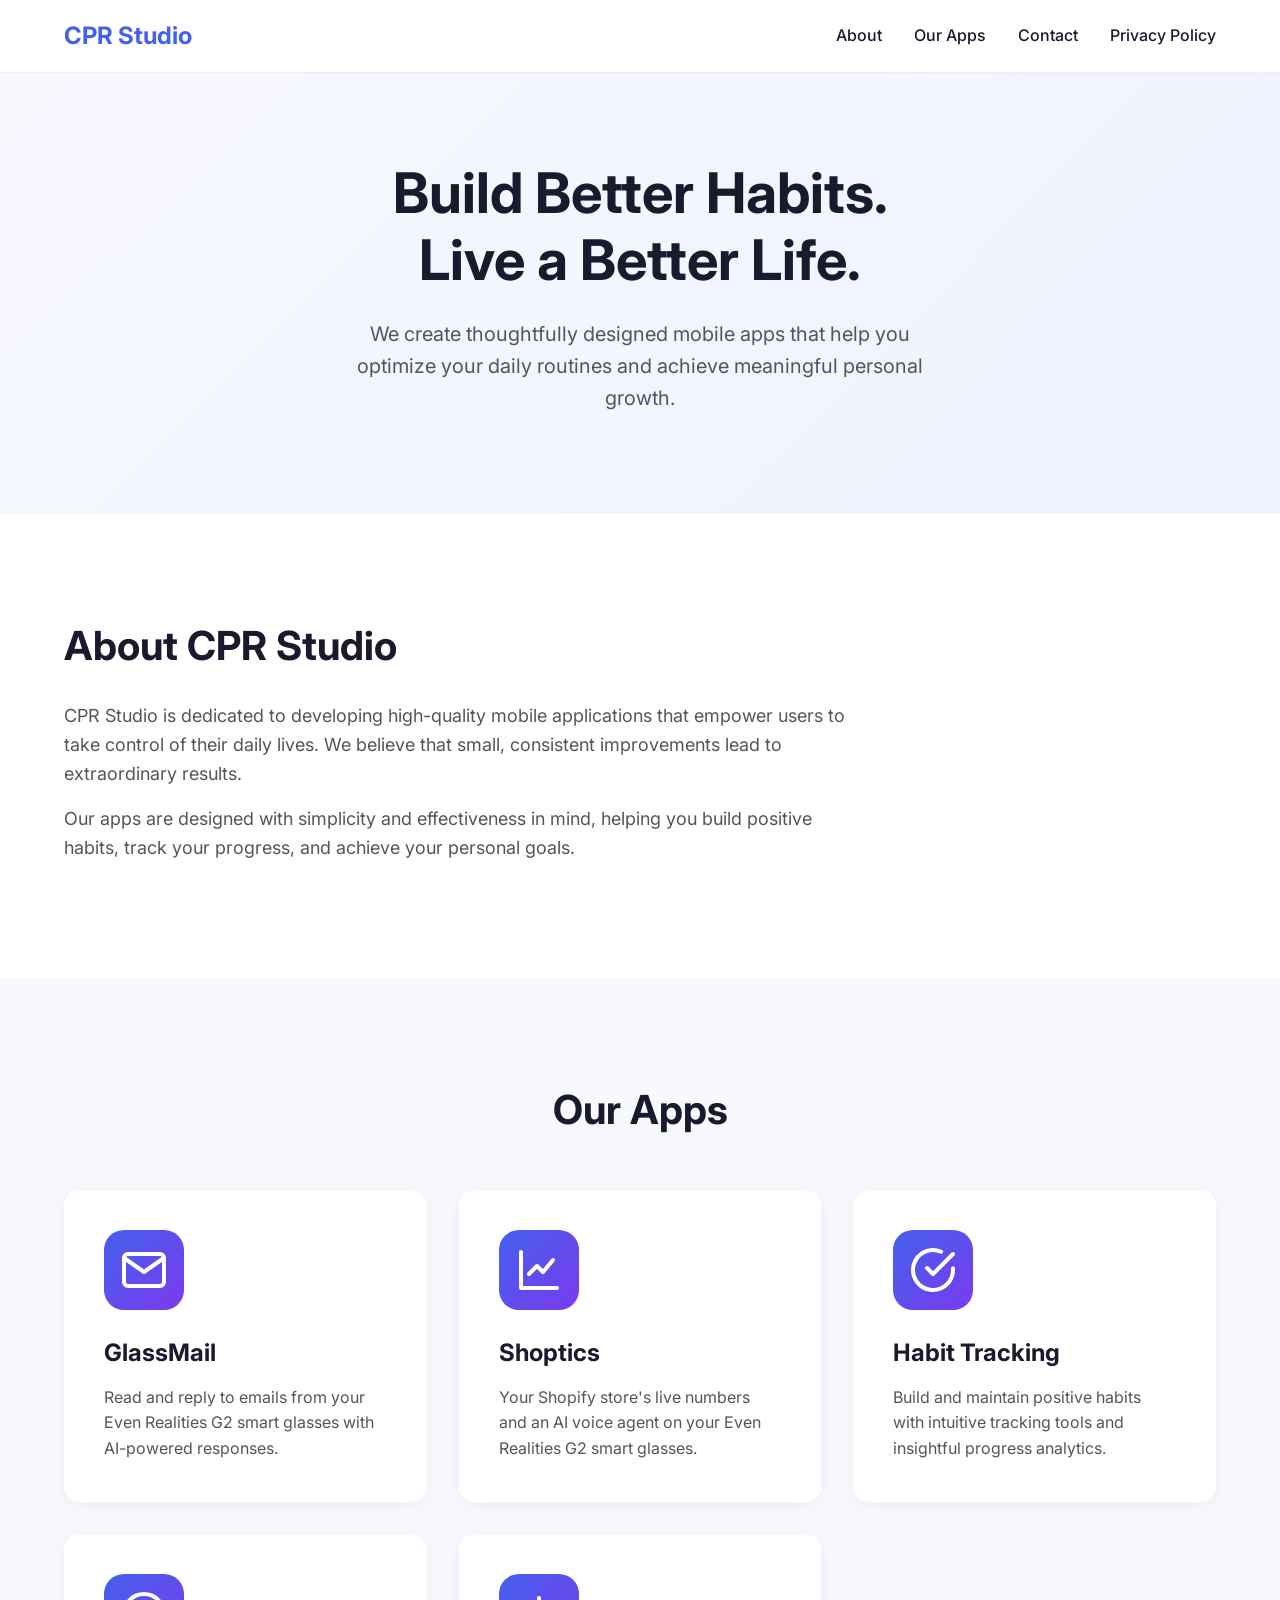
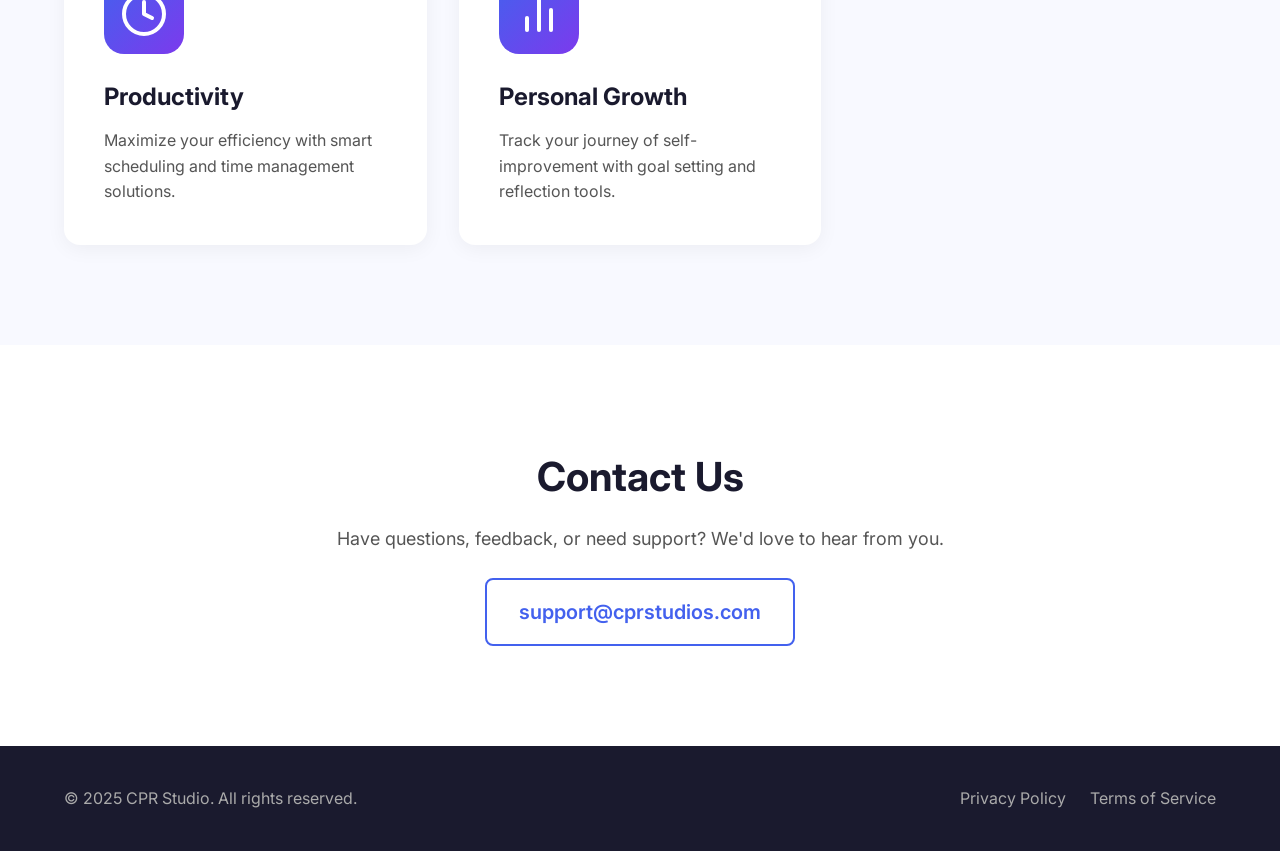
<file: index.html>
<!DOCTYPE html>
<html lang="en">
<head>
    <meta charset="UTF-8">
    <meta name="viewport" content="width=device-width, initial-scale=1.0">
    <title>CPR Studio - Mobile Apps for Personal Growth</title>
    <link rel="stylesheet" href="styles.css">
    <link rel="preconnect" href="https://fonts.googleapis.com">
    <link rel="preconnect" href="https://fonts.gstatic.com" crossorigin>
    <link href="https://fonts.googleapis.com/css2?family=Inter:wght@400;500;600;700&display=swap" rel="stylesheet">
</head>
<body>
    <header>
        <nav class="container">
            <div class="logo">CPR Studio</div>
            <ul class="nav-links">
                <li><a href="#about">About</a></li>
                <li><a href="#apps">Our Apps</a></li>
                <li><a href="#contact">Contact</a></li>
                <li><a href="privacy.html">Privacy Policy</a></li>
            </ul>
        </nav>
    </header>

    <main>
        <section class="hero">
            <div class="container">
                <h1>Build Better Habits.<br>Live a Better Life.</h1>
                <p>We create thoughtfully designed mobile apps that help you optimize your daily routines and achieve meaningful personal growth.</p>
            </div>
        </section>

        <section id="about" class="about">
            <div class="container">
                <h2>About CPR Studio</h2>
                <p>CPR Studio is dedicated to developing high-quality mobile applications that empower users to take control of their daily lives. We believe that small, consistent improvements lead to extraordinary results.</p>
                <p>Our apps are designed with simplicity and effectiveness in mind, helping you build positive habits, track your progress, and achieve your personal goals.</p>
            </div>
        </section>

        <section id="apps" class="apps">
            <div class="container">
                <h2>Our Apps</h2>
                <div class="apps-grid">
                    <a href="glassmail.html" class="app-card" style="text-decoration: none; color: inherit;">
                        <div class="app-icon">
                            <svg xmlns="http://www.w3.org/2000/svg" width="48" height="48" viewBox="0 0 24 24" fill="none" stroke="currentColor" stroke-width="2" stroke-linecap="round" stroke-linejoin="round">
                                <path d="M4 4h16c1.1 0 2 .9 2 2v12c0 1.1-.9 2-2 2H4c-1.1 0-2-.9-2-2V6c0-1.1.9-2 2-2z"></path>
                                <polyline points="22,6 12,13 2,6"></polyline>
                            </svg>
                        </div>
                        <h3>GlassMail</h3>
                        <p>Read and reply to emails from your Even Realities G2 smart glasses with AI-powered responses.</p>
                    </a>
                    <a href="shoptics/" class="app-card" style="text-decoration: none; color: inherit;">
                        <div class="app-icon">
                            <svg xmlns="http://www.w3.org/2000/svg" width="48" height="48" viewBox="0 0 24 24" fill="none" stroke="currentColor" stroke-width="2" stroke-linecap="round" stroke-linejoin="round">
                                <path d="M3 3v18h18"></path>
                                <path d="M7 14l4-4 3 3 5-6"></path>
                            </svg>
                        </div>
                        <h3>Shoptics</h3>
                        <p>Your Shopify store's live numbers and an AI voice agent on your Even Realities G2 smart glasses.</p>
                    </a>
                    <div class="app-card">
                        <div class="app-icon">
                            <svg xmlns="http://www.w3.org/2000/svg" width="48" height="48" viewBox="0 0 24 24" fill="none" stroke="currentColor" stroke-width="2" stroke-linecap="round" stroke-linejoin="round">
                                <path d="M22 11.08V12a10 10 0 1 1-5.93-9.14"></path>
                                <polyline points="22 4 12 14.01 9 11.01"></polyline>
                            </svg>
                        </div>
                        <h3>Habit Tracking</h3>
                        <p>Build and maintain positive habits with intuitive tracking tools and insightful progress analytics.</p>
                    </div>
                    <div class="app-card">
                        <div class="app-icon">
                            <svg xmlns="http://www.w3.org/2000/svg" width="48" height="48" viewBox="0 0 24 24" fill="none" stroke="currentColor" stroke-width="2" stroke-linecap="round" stroke-linejoin="round">
                                <circle cx="12" cy="12" r="10"></circle>
                                <polyline points="12 6 12 12 16 14"></polyline>
                            </svg>
                        </div>
                        <h3>Productivity</h3>
                        <p>Maximize your efficiency with smart scheduling and time management solutions.</p>
                    </div>
                    <div class="app-card">
                        <div class="app-icon">
                            <svg xmlns="http://www.w3.org/2000/svg" width="48" height="48" viewBox="0 0 24 24" fill="none" stroke="currentColor" stroke-width="2" stroke-linecap="round" stroke-linejoin="round">
                                <path d="M18 20V10"></path>
                                <path d="M12 20V4"></path>
                                <path d="M6 20v-6"></path>
                            </svg>
                        </div>
                        <h3>Personal Growth</h3>
                        <p>Track your journey of self-improvement with goal setting and reflection tools.</p>
                    </div>
                </div>
            </div>
        </section>

        <section id="contact" class="contact">
            <div class="container">
                <h2>Contact Us</h2>
                <p>Have questions, feedback, or need support? We'd love to hear from you.</p>
                <a href="mailto:support@cprstudios.com" class="email-link">support@cprstudios.com</a>
            </div>
        </section>
    </main>

    <footer>
        <div class="container">
            <p>&copy; 2025 CPR Studio. All rights reserved.</p>
            <div class="footer-links">
                <a href="privacy.html">Privacy Policy</a>
                <a href="terms.html">Terms of Service</a>
            </div>
        </div>
    </footer>
</body>
</html>
</file>
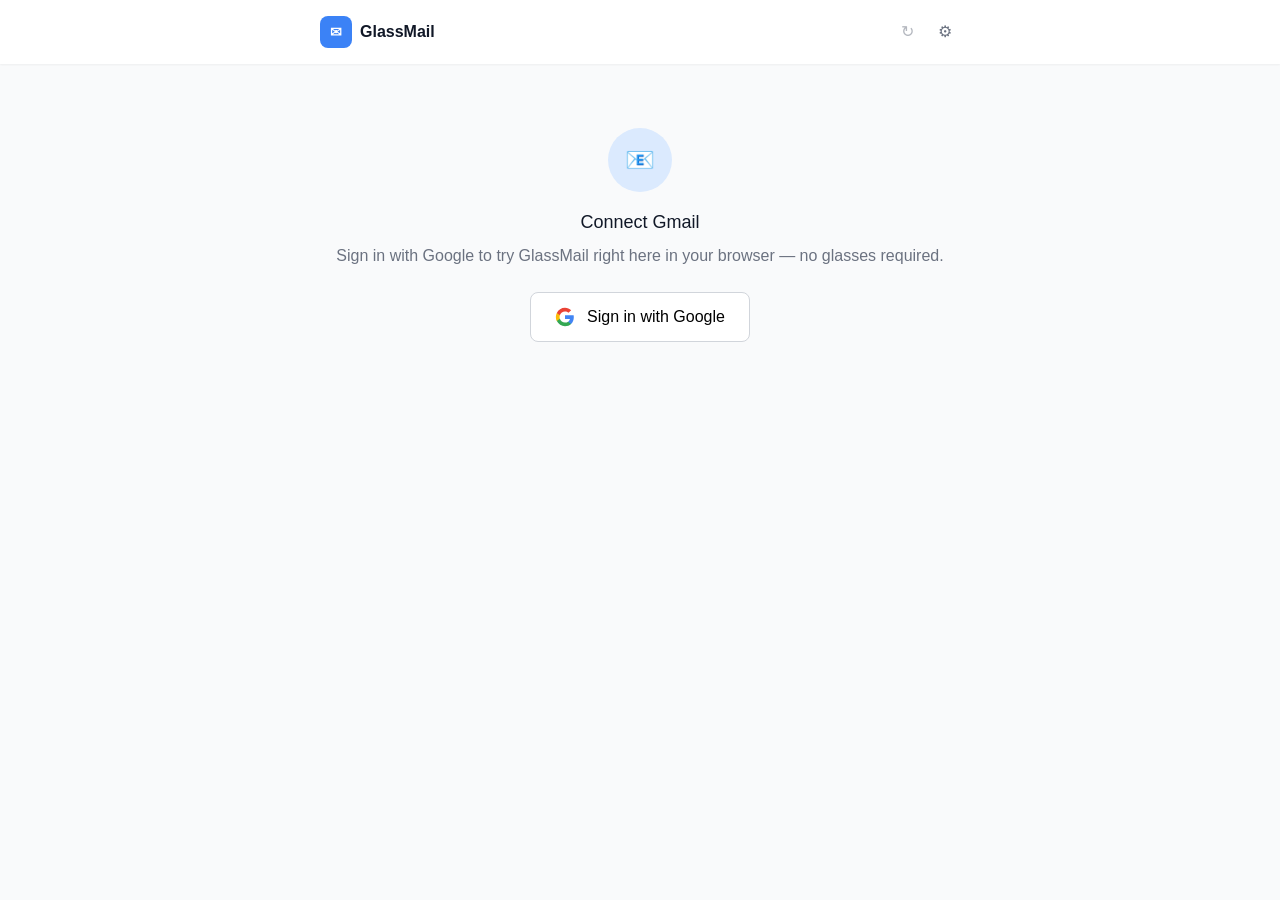
<file: glassmail-demo/index.html>
<!DOCTYPE html>
<html lang="en">
  <head>
    <meta charset="UTF-8" />
    <link rel="icon" type="image/svg+xml" href="/vite.svg" />
    <meta name="viewport" content="width=device-width, initial-scale=1.0" />
    <title>GlassMail - Email HUD for G2</title>
    <script type="module" crossorigin src="/glassmail-demo/assets/index-B9dsiUVJ.js"></script>
    <link rel="stylesheet" crossorigin href="/glassmail-demo/assets/index-DoxY5kh_.css">
  </head>
  <body>
    <div id="root"></div>
  </body>
</html>
</file>
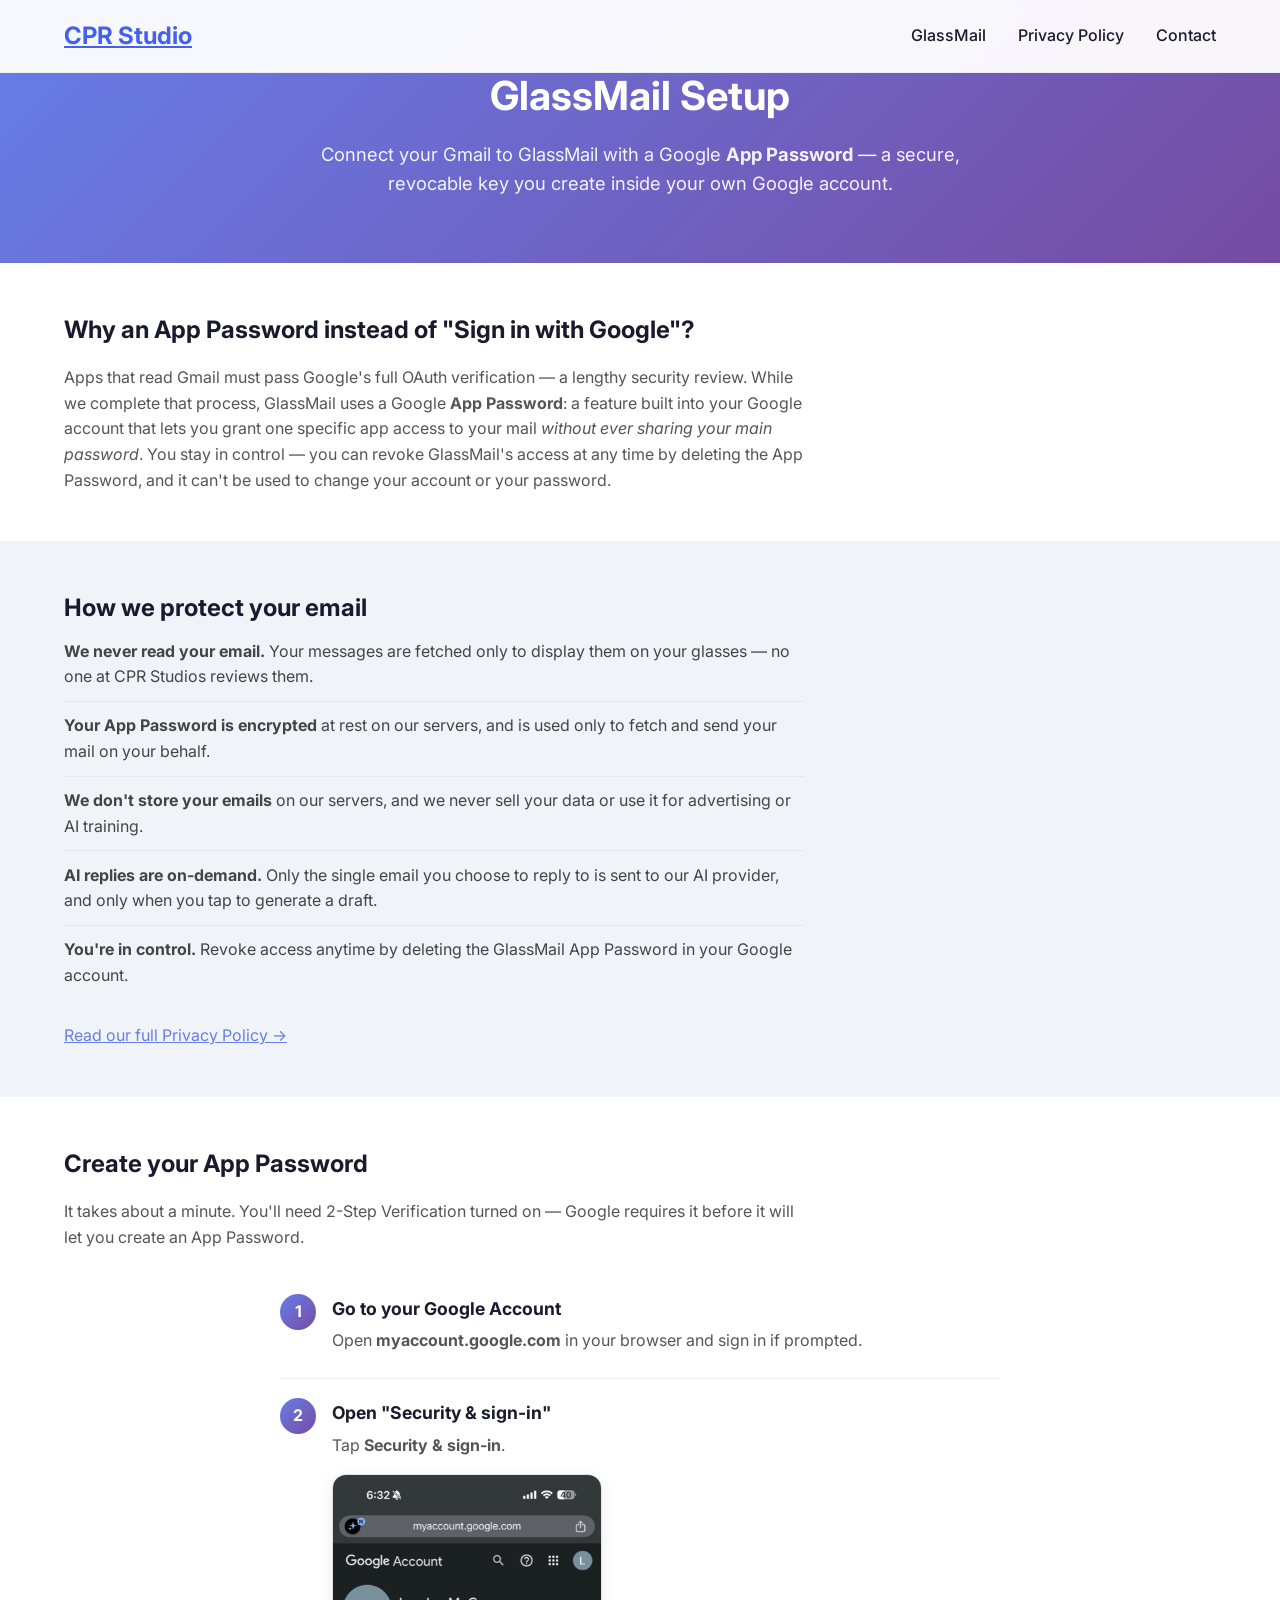
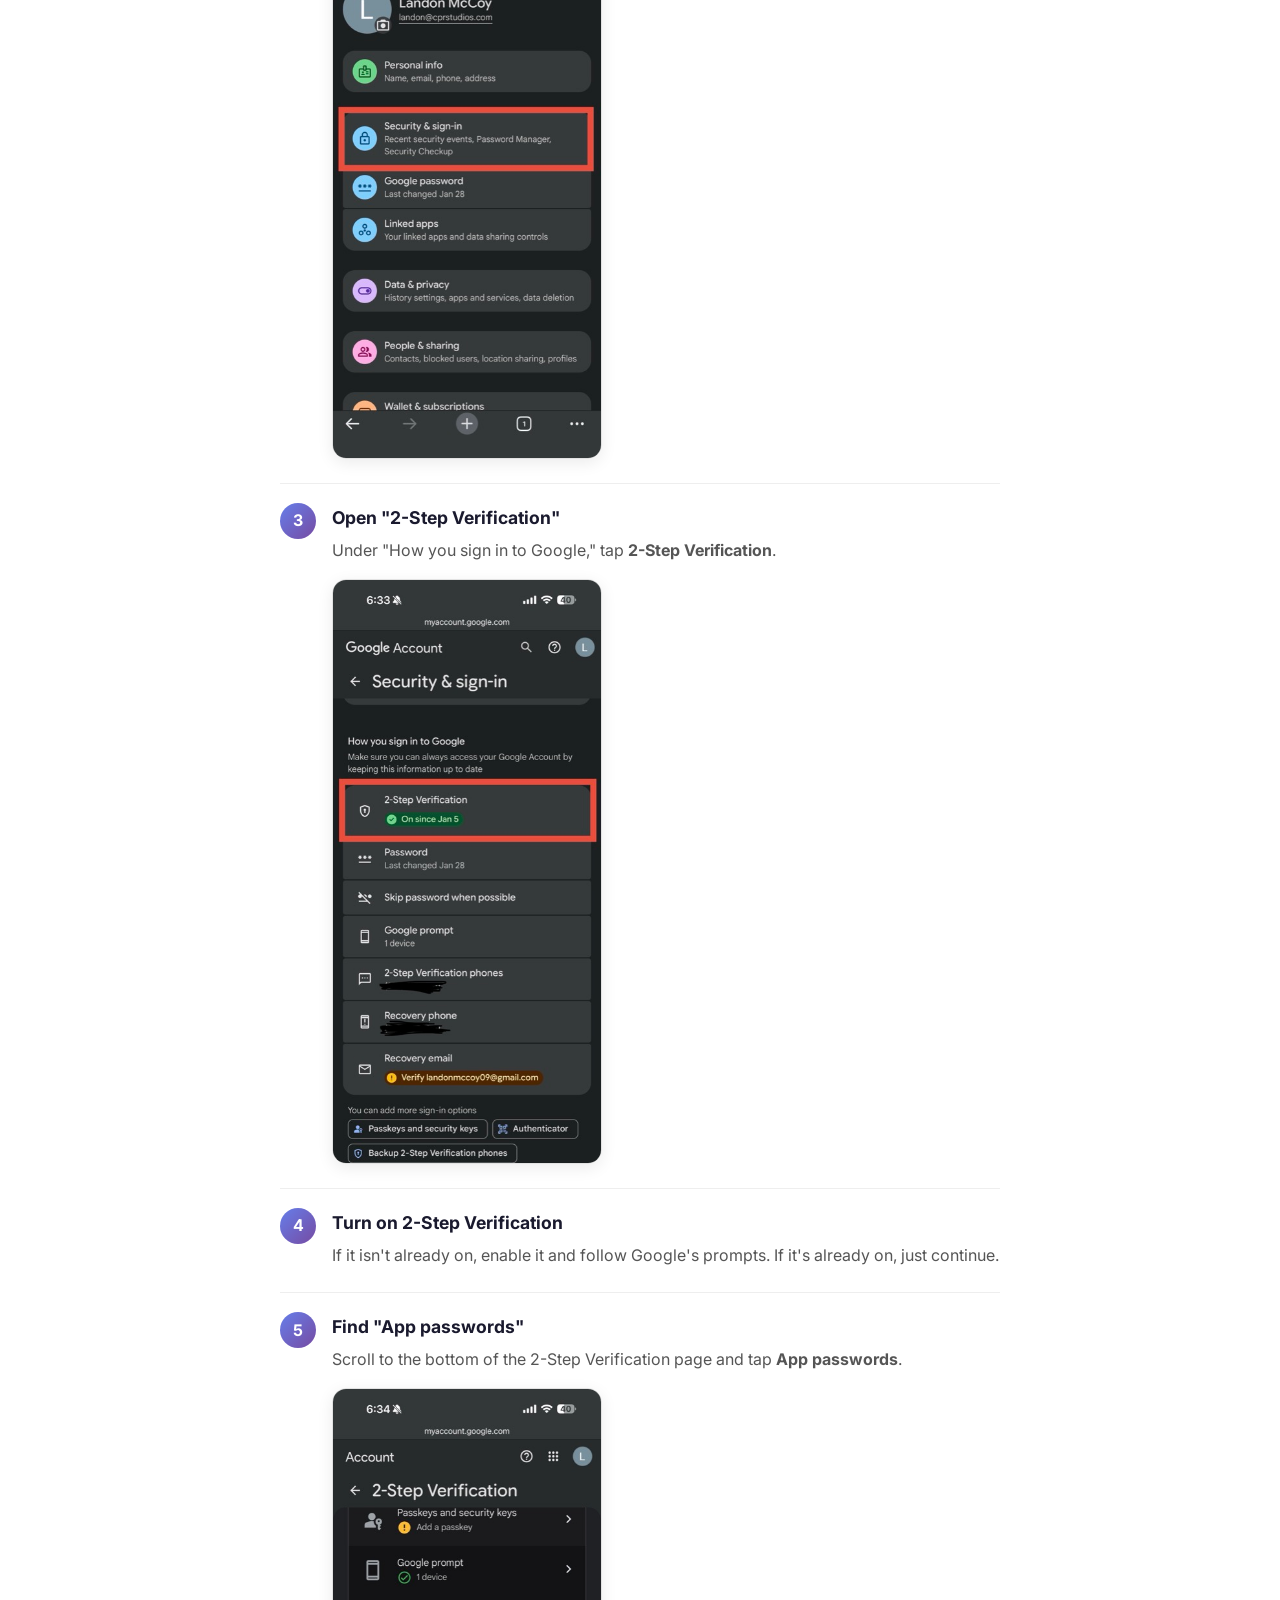
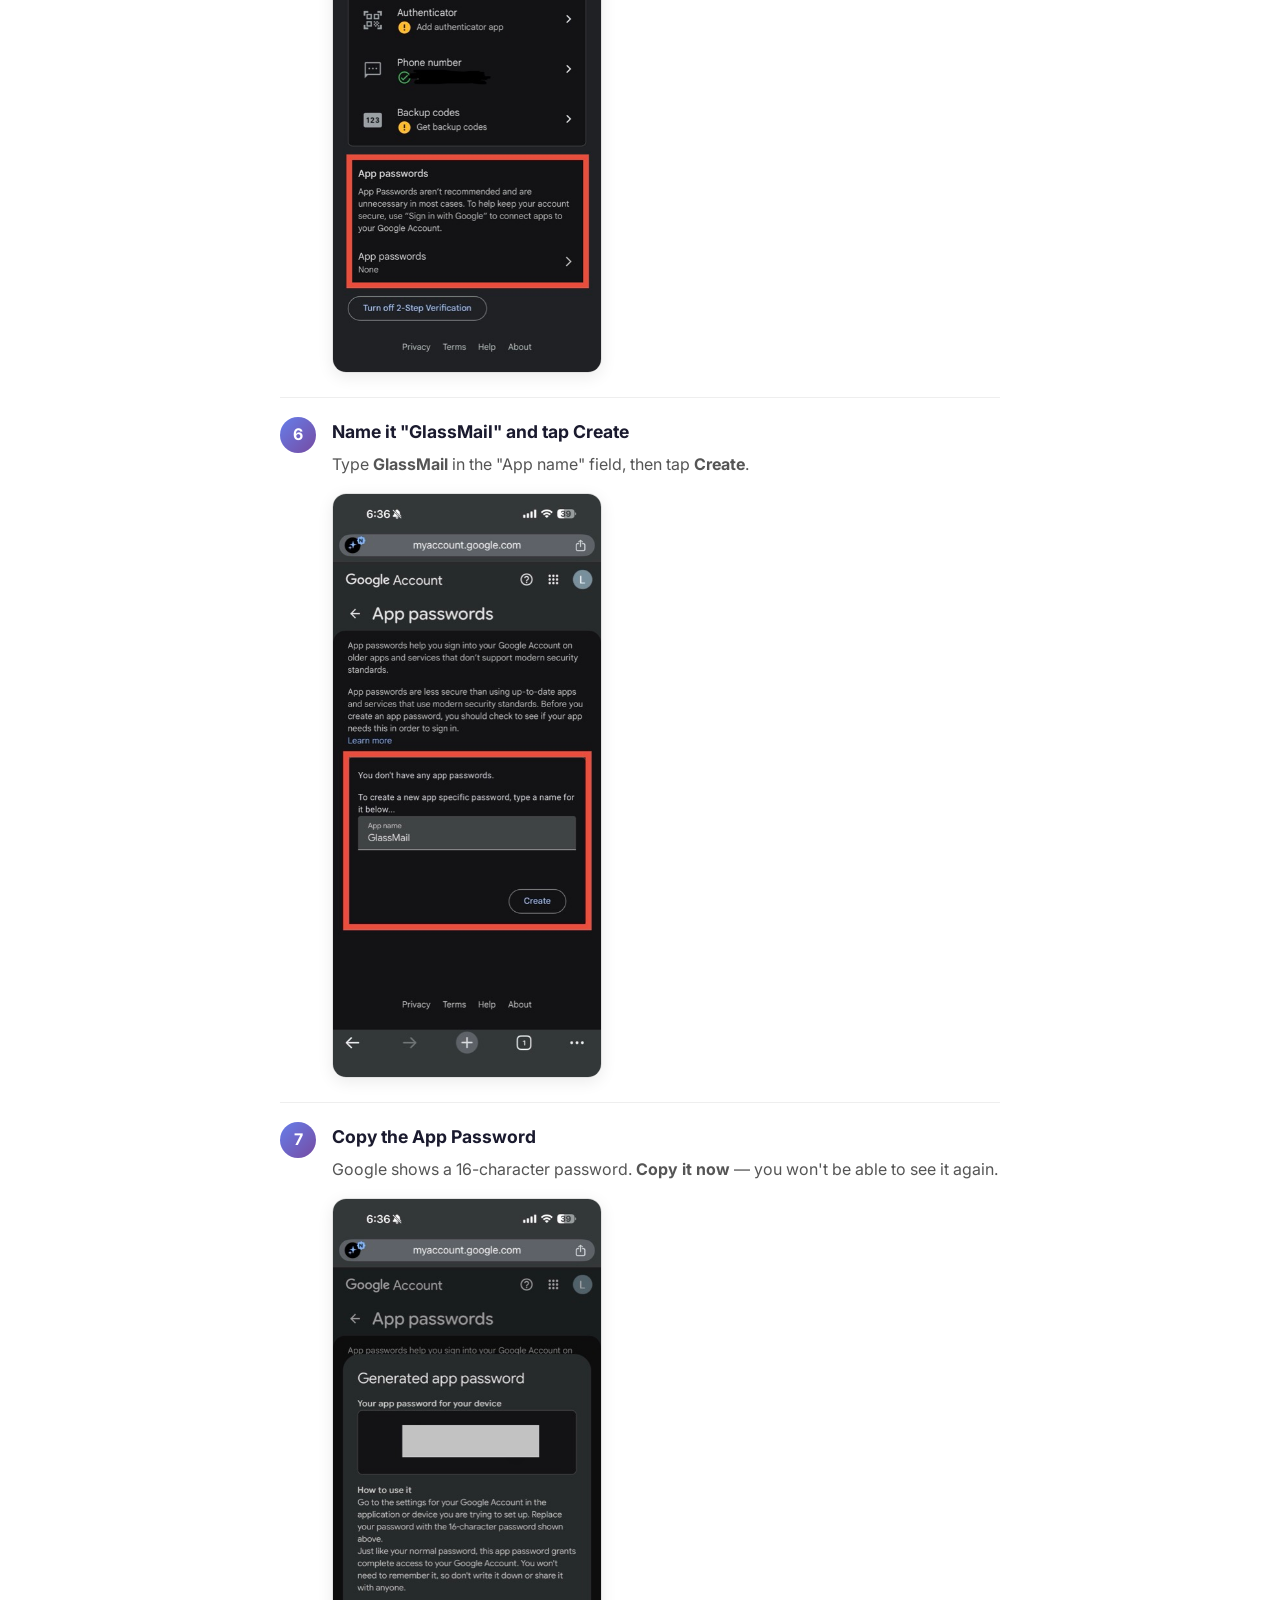
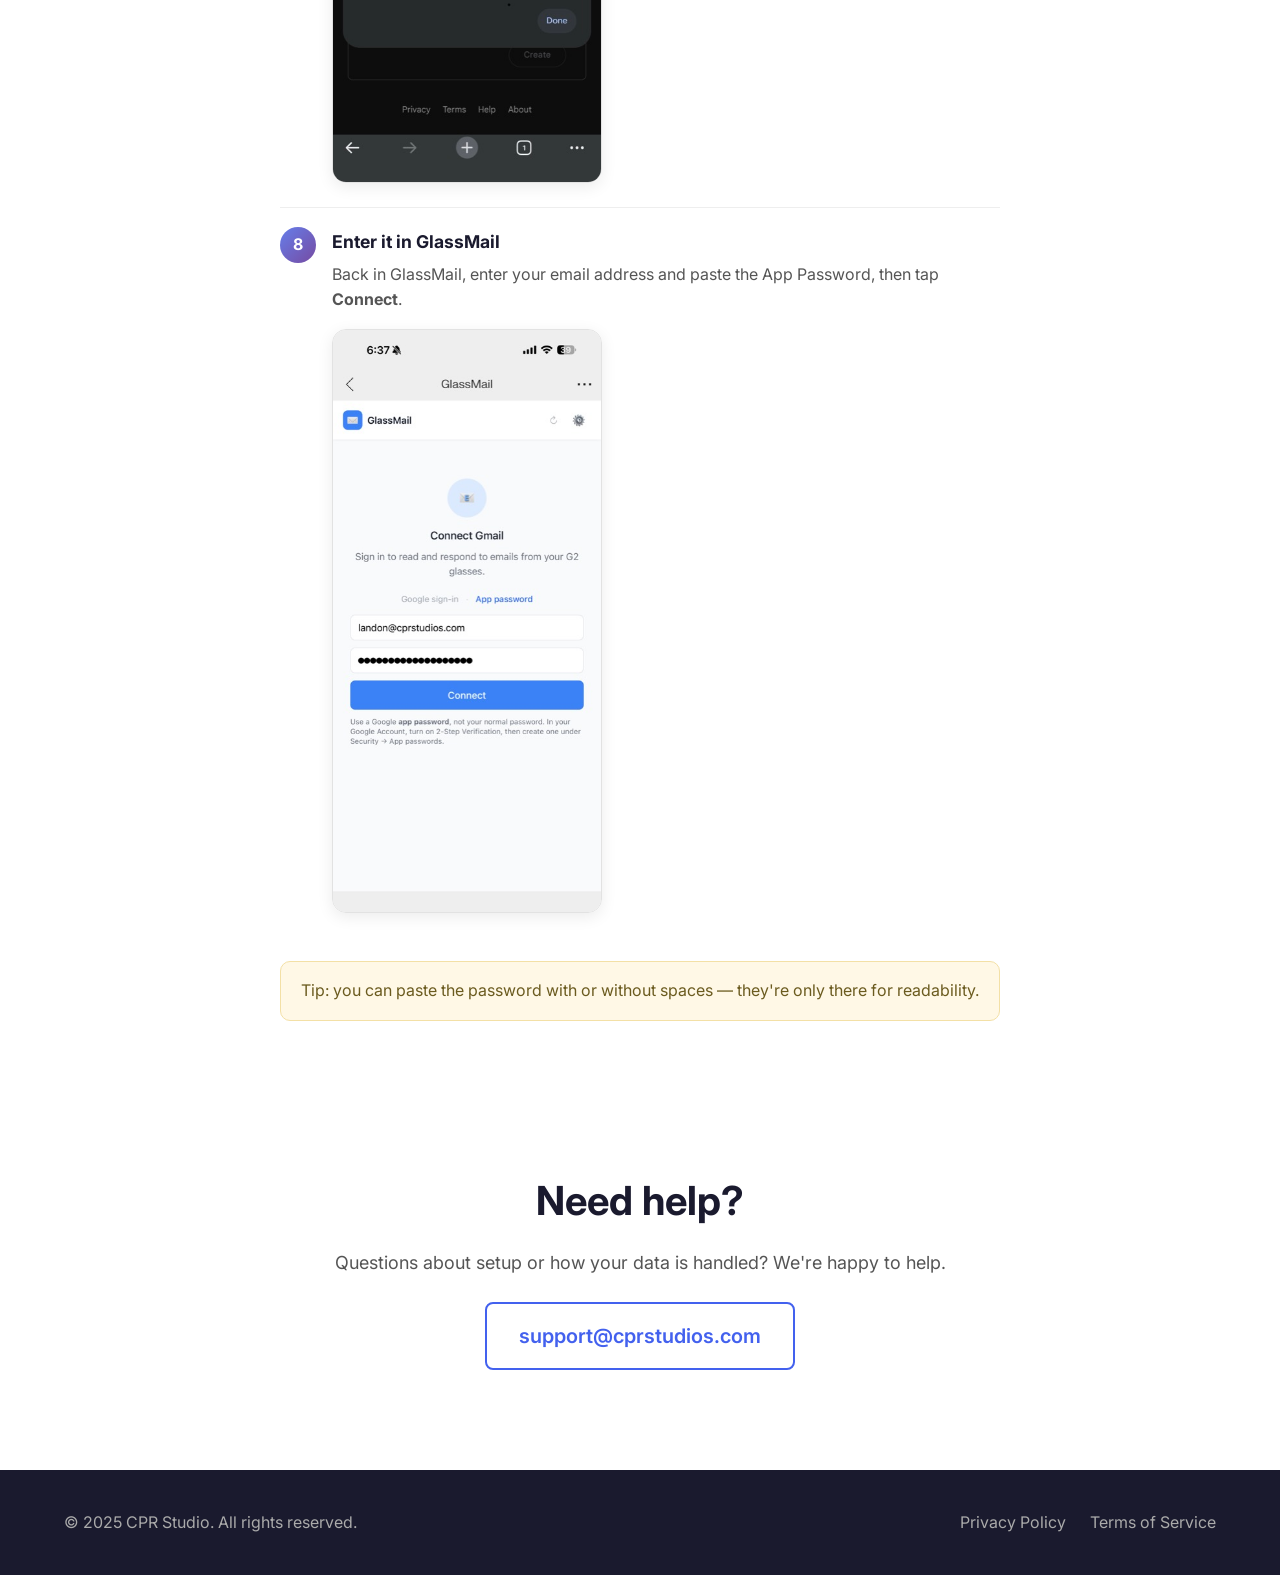
<file: glassmail-setup/index.html>
<!DOCTYPE html>
<html lang="en">
<head>
    <meta charset="UTF-8">
    <meta name="viewport" content="width=device-width, initial-scale=1.0">
    <title>GlassMail Setup — Sign in with an App Password</title>
    <meta name="description" content="How to connect Gmail to GlassMail with a Google App Password, and how we protect your email.">
    <link rel="stylesheet" href="../styles.css">
    <link rel="preconnect" href="https://fonts.googleapis.com">
    <link rel="preconnect" href="https://fonts.gstatic.com" crossorigin>
    <link href="https://fonts.googleapis.com/css2?family=Inter:wght@400;500;600;700&display=swap" rel="stylesheet">
    <style>
        .setup-hero { background: linear-gradient(135deg, #667eea 0%, #764ba2 100%); color: white; padding: 64px 0; text-align: center; }
        .setup-hero h1 { font-size: 2.5rem; margin-bottom: .75rem; }
        .setup-hero p { font-size: 1.15rem; opacity: .92; max-width: 660px; margin: 0 auto; }
        .info-section { padding: 3rem 0; }
        .info-section h2 { margin-bottom: 1rem; }
        .info-section p.lead { color: #555; max-width: 740px; }
        .data-section { background: #f0f4f8; padding: 3rem 0; }
        .privacy-list { max-width: 740px; list-style: none; padding: 0; }
        .privacy-list li { padding: .7rem 0; border-bottom: 1px solid #e3e8ee; color: #444; }
        .privacy-list li:last-child { border-bottom: none; }
        .steps { counter-reset: step; max-width: 720px; margin: 1.5rem auto 0; }
        .step { position: relative; padding: 1.25rem 0 1.5rem 3.25rem; border-bottom: 1px solid #eee; }
        .step:last-child { border-bottom: none; }
        .step::before { counter-increment: step; content: counter(step); position: absolute; left: 0; top: 1.2rem; width: 2.25rem; height: 2.25rem; background: linear-gradient(135deg, #667eea, #764ba2); color: #fff; border-radius: 50%; display: flex; align-items: center; justify-content: center; font-weight: 700; }
        .step h3 { margin-bottom: .35rem; font-size: 1.1rem; }
        .step p { color: #555; }
        .step img { display: block; margin-top: 1rem; max-width: 270px; width: 100%; border-radius: 14px; border: 1px solid #e2e2e2; box-shadow: 0 4px 16px rgba(0,0,0,.08); }
        .note { background: #fff8e6; border: 1px solid #f3e0a6; border-radius: 10px; padding: 1rem 1.25rem; color: #6b5b1f; max-width: 720px; margin: 1.5rem auto 0; }
    </style>
</head>
<body>
    <header>
        <nav class="container">
            <a href="../index.html" class="logo">CPR Studio</a>
            <ul class="nav-links">
                <li><a href="../glassmail.html">GlassMail</a></li>
                <li><a href="../privacy.html">Privacy Policy</a></li>
                <li><a href="../index.html#contact">Contact</a></li>
            </ul>
        </nav>
    </header>

    <main>
        <section class="setup-hero">
            <div class="container">
                <h1>GlassMail Setup</h1>
                <p>Connect your Gmail to GlassMail with a Google <strong>App Password</strong> — a secure, revocable key you create inside your own Google account.</p>
            </div>
        </section>

        <section class="info-section">
            <div class="container">
                <h2>Why an App Password instead of "Sign in with Google"?</h2>
                <p class="lead">
                    Apps that read Gmail must pass Google's full OAuth verification — a lengthy security review. While we
                    complete that process, GlassMail uses a Google <strong>App Password</strong>: a feature built into your
                    Google account that lets you grant one specific app access to your mail <em>without ever sharing your
                    main password</em>. You stay in control — you can revoke GlassMail's access at any time by deleting the
                    App Password, and it can't be used to change your account or your password.
                </p>
            </div>
        </section>

        <section class="data-section">
            <div class="container">
                <h2>How we protect your email</h2>
                <ul class="privacy-list">
                    <li><strong>We never read your email.</strong> Your messages are fetched only to display them on your glasses — no one at CPR Studios reviews them.</li>
                    <li><strong>Your App Password is encrypted</strong> at rest on our servers, and is used only to fetch and send your mail on your behalf.</li>
                    <li><strong>We don't store your emails</strong> on our servers, and we never sell your data or use it for advertising or AI training.</li>
                    <li><strong>AI replies are on-demand.</strong> Only the single email you choose to reply to is sent to our AI provider, and only when you tap to generate a draft.</li>
                    <li><strong>You're in control.</strong> Revoke access anytime by deleting the GlassMail App Password in your Google account.</li>
                </ul>
                <p style="margin-top: 1.5rem;"><a href="../privacy.html" style="color: #667eea;">Read our full Privacy Policy →</a></p>
            </div>
        </section>

        <section class="info-section">
            <div class="container">
                <h2>Create your App Password</h2>
                <p class="lead">It takes about a minute. You'll need 2-Step Verification turned on — Google requires it before it will let you create an App Password.</p>
                <div class="steps">
                    <div class="step">
                        <h3>Go to your Google Account</h3>
                        <p>Open <strong>myaccount.google.com</strong> in your browser and sign in if prompted.</p>
                    </div>
                    <div class="step">
                        <h3>Open "Security &amp; sign-in"</h3>
                        <p>Tap <strong>Security &amp; sign-in</strong>.</p>
                        <img src="img/security.jpg" alt="Google Account page with Security and sign-in highlighted">
                    </div>
                    <div class="step">
                        <h3>Open "2-Step Verification"</h3>
                        <p>Under "How you sign in to Google," tap <strong>2-Step Verification</strong>.</p>
                        <img src="img/two-step.jpg" alt="Security page with 2-Step Verification highlighted">
                    </div>
                    <div class="step">
                        <h3>Turn on 2-Step Verification</h3>
                        <p>If it isn't already on, enable it and follow Google's prompts. If it's already on, just continue.</p>
                    </div>
                    <div class="step">
                        <h3>Find "App passwords"</h3>
                        <p>Scroll to the bottom of the 2-Step Verification page and tap <strong>App passwords</strong>.</p>
                        <img src="img/app-passwords.jpg" alt="2-Step Verification page with App passwords highlighted">
                    </div>
                    <div class="step">
                        <h3>Name it "GlassMail" and tap Create</h3>
                        <p>Type <strong>GlassMail</strong> in the "App name" field, then tap <strong>Create</strong>.</p>
                        <img src="img/create.jpg" alt="App passwords page with the name GlassMail entered and Create button">
                    </div>
                    <div class="step">
                        <h3>Copy the App Password</h3>
                        <p>Google shows a 16-character password. <strong>Copy it now</strong> — you won't be able to see it again.</p>
                        <img src="img/generated.jpg" alt="Generated app password dialog">
                    </div>
                    <div class="step">
                        <h3>Enter it in GlassMail</h3>
                        <p>Back in GlassMail, enter your email address and paste the App Password, then tap <strong>Connect</strong>.</p>
                        <img src="img/connect.jpg" alt="GlassMail connect screen with email and app password entered">
                    </div>
                </div>
                <div class="note">Tip: you can paste the password with or without spaces — they're only there for readability.</div>
            </div>
        </section>

        <section id="contact" class="contact">
            <div class="container">
                <h2>Need help?</h2>
                <p>Questions about setup or how your data is handled? We're happy to help.</p>
                <a href="mailto:support@cprstudios.com" class="email-link">support@cprstudios.com</a>
            </div>
        </section>
    </main>

    <footer>
        <div class="container">
            <p>&copy; 2025 CPR Studio. All rights reserved.</p>
            <div class="footer-links">
                <a href="../privacy.html">Privacy Policy</a>
                <a href="../terms.html">Terms of Service</a>
            </div>
        </div>
    </footer>
</body>
</html>
</file>
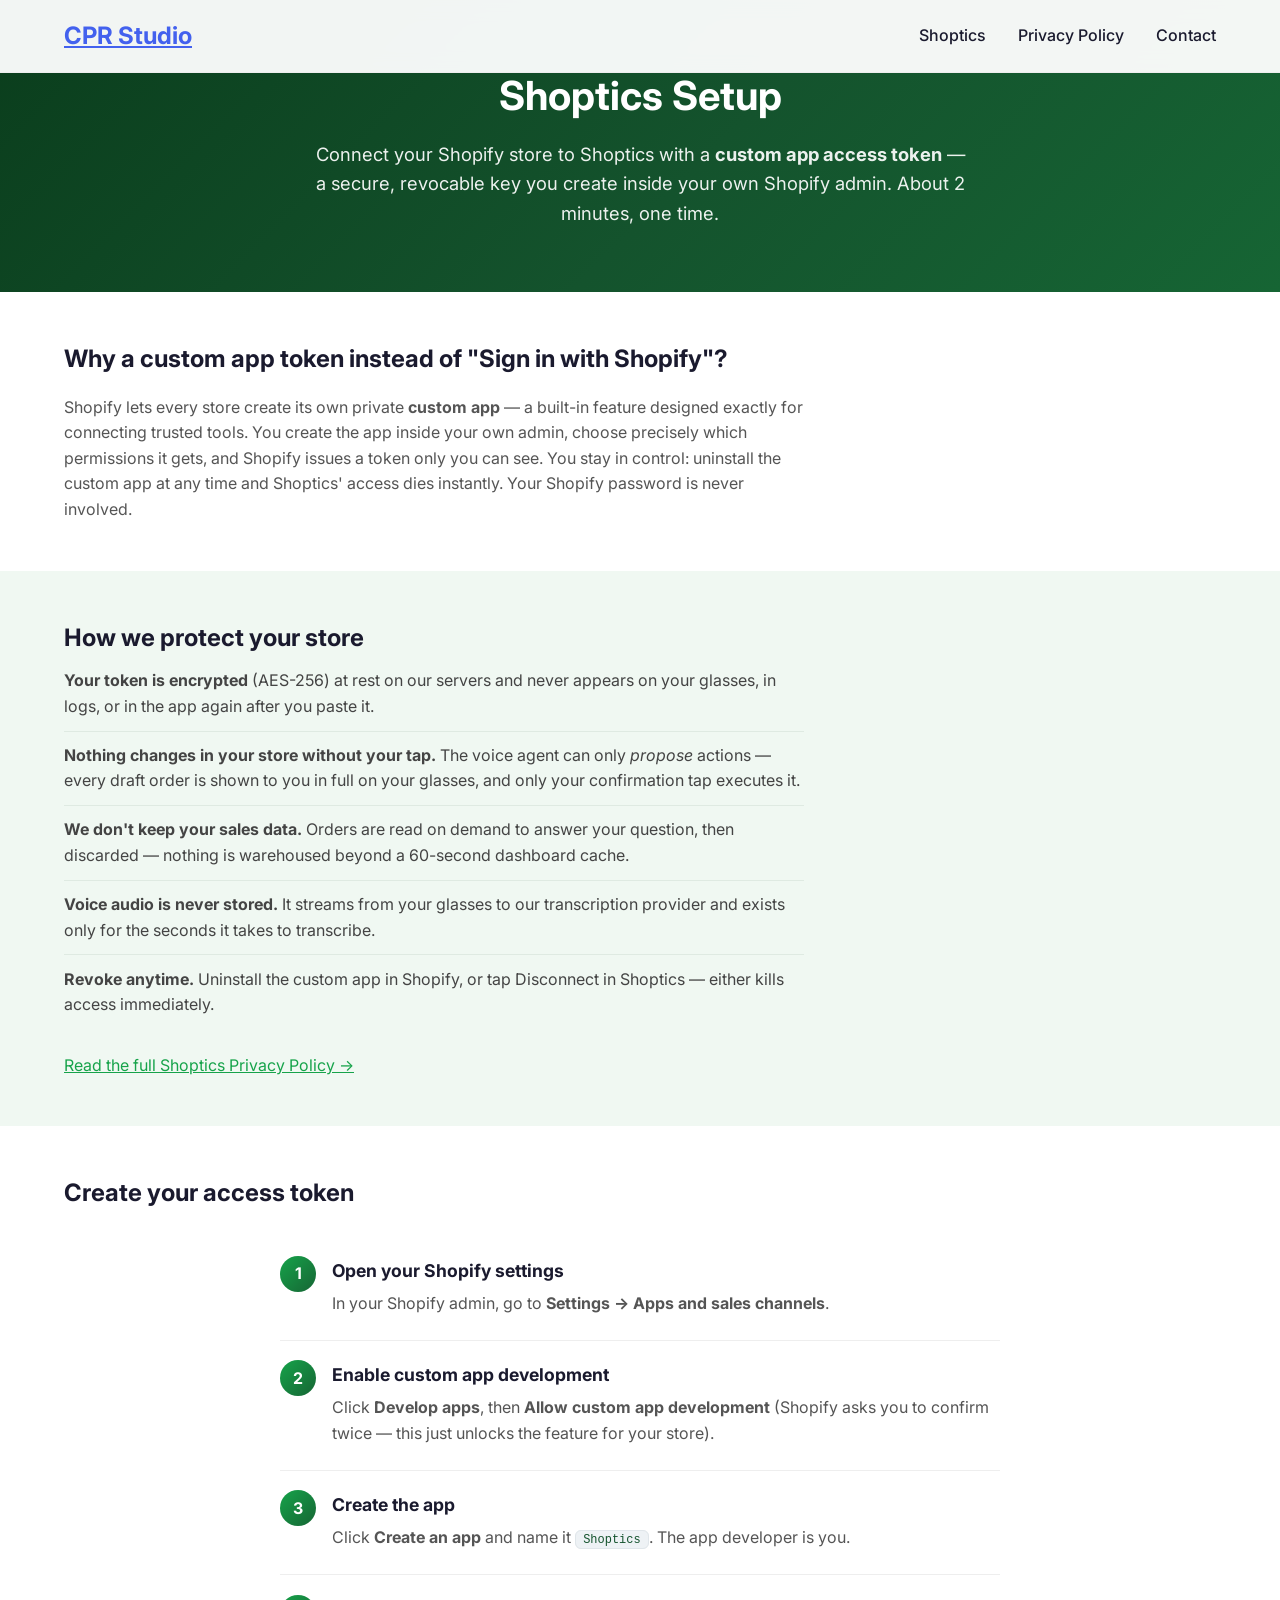
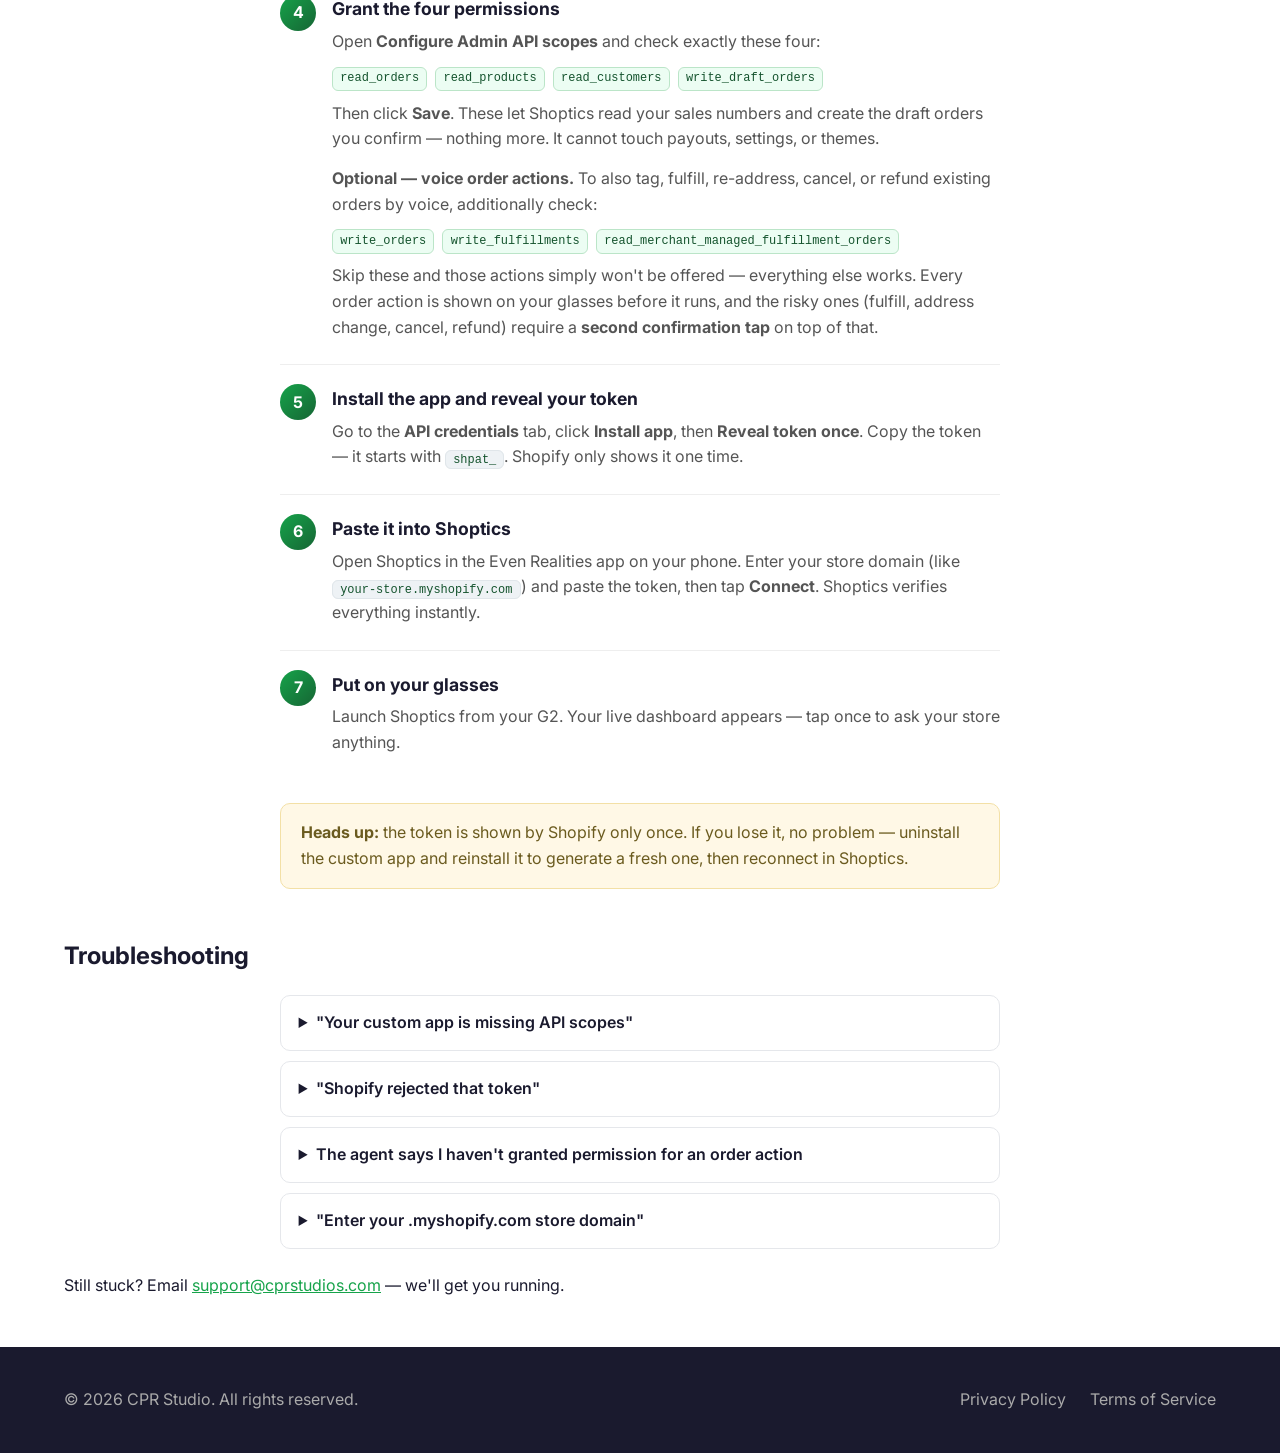
<file: shoptics-setup/index.html>
<!DOCTYPE html>
<html lang="en">
<head>
    <meta charset="UTF-8">
    <meta name="viewport" content="width=device-width, initial-scale=1.0">
    <title>Shoptics Setup — Connect Your Shopify Store</title>
    <meta name="description" content="How to connect your Shopify store to Shoptics with a custom app access token, and how we protect your store data.">
    <link rel="stylesheet" href="../styles.css">
    <link rel="preconnect" href="https://fonts.googleapis.com">
    <link rel="preconnect" href="https://fonts.gstatic.com" crossorigin>
    <link href="https://fonts.googleapis.com/css2?family=Inter:wght@400;500;600;700&display=swap" rel="stylesheet">
    <style>
        .setup-hero { background: linear-gradient(135deg, #0a3d1c 0%, #14532d 55%, #166534 100%); color: white; padding: 64px 0; text-align: center; }
        .setup-hero h1 { font-size: 2.5rem; margin-bottom: .75rem; }
        .setup-hero p { font-size: 1.15rem; opacity: .92; max-width: 660px; margin: 0 auto; }
        .info-section { padding: 3rem 0; }
        .info-section h2 { margin-bottom: 1rem; }
        .info-section p.lead { color: #555; max-width: 740px; }
        .data-section { background: #f0f8f2; padding: 3rem 0; }
        .privacy-list { max-width: 740px; list-style: none; padding: 0; }
        .privacy-list li { padding: .7rem 0; border-bottom: 1px solid #dfeae2; color: #444; }
        .privacy-list li:last-child { border-bottom: none; }
        .steps { counter-reset: step; max-width: 720px; margin: 1.5rem auto 0; }
        .step { position: relative; padding: 1.25rem 0 1.5rem 3.25rem; border-bottom: 1px solid #eee; }
        .step:last-child { border-bottom: none; }
        .step::before { counter-increment: step; content: counter(step); position: absolute; left: 0; top: 1.2rem; width: 2.25rem; height: 2.25rem; background: linear-gradient(135deg, #16a34a, #166534); color: #fff; border-radius: 50%; display: flex; align-items: center; justify-content: center; font-weight: 700; }
        .step h3 { margin-bottom: .35rem; font-size: 1.1rem; }
        .step p { color: #555; }
        .step code { background: #eef2f5; border: 1px solid #e0e6ea; border-radius: 6px; padding: .1rem .45rem; font-size: .92em; color: #14532d; }
        .scopes { margin-top: .75rem; display: flex; flex-wrap: wrap; gap: .5rem; }
        .scopes code { background: #ecfdf3; border-color: #bbe5c8; }
        .note { background: #fff8e6; border: 1px solid #f3e0a6; border-radius: 10px; padding: 1rem 1.25rem; color: #6b5b1f; max-width: 720px; margin: 1.5rem auto 0; }
        .trouble { max-width: 720px; margin: 1.25rem auto 0; }
        .trouble details { border: 1px solid #e5e7eb; border-radius: 10px; padding: .9rem 1.1rem; margin-bottom: .6rem; background: #fff; }
        .trouble summary { font-weight: 600; cursor: pointer; color: #1a1a2e; }
        .trouble p { color: #555; margin-top: .6rem; }
    </style>
</head>
<body>
    <header>
        <nav class="container">
            <a href="../index.html" class="logo">CPR Studio</a>
            <ul class="nav-links">
                <li><a href="../shoptics/">Shoptics</a></li>
                <li><a href="../privacy.html">Privacy Policy</a></li>
                <li><a href="../index.html#contact">Contact</a></li>
            </ul>
        </nav>
    </header>

    <main>
        <section class="setup-hero">
            <div class="container">
                <h1>Shoptics Setup</h1>
                <p>Connect your Shopify store to Shoptics with a <strong>custom app access token</strong> — a secure, revocable key you create inside your own Shopify admin. About 2 minutes, one time.</p>
            </div>
        </section>

        <section class="info-section">
            <div class="container">
                <h2>Why a custom app token instead of "Sign in with Shopify"?</h2>
                <p class="lead">
                    Shopify lets every store create its own private <strong>custom app</strong> — a built-in feature designed
                    exactly for connecting trusted tools. You create the app inside your own admin, choose precisely which
                    permissions it gets, and Shopify issues a token only you can see. You stay in control: uninstall the
                    custom app at any time and Shoptics' access dies instantly. Your Shopify password is never involved.
                </p>
            </div>
        </section>

        <section class="data-section">
            <div class="container">
                <h2>How we protect your store</h2>
                <ul class="privacy-list">
                    <li><strong>Your token is encrypted</strong> (AES-256) at rest on our servers and never appears on your glasses, in logs, or in the app again after you paste it.</li>
                    <li><strong>Nothing changes in your store without your tap.</strong> The voice agent can only <em>propose</em> actions — every draft order is shown to you in full on your glasses, and only your confirmation tap executes it.</li>
                    <li><strong>We don't keep your sales data.</strong> Orders are read on demand to answer your question, then discarded — nothing is warehoused beyond a 60-second dashboard cache.</li>
                    <li><strong>Voice audio is never stored.</strong> It streams from your glasses to our transcription provider and exists only for the seconds it takes to transcribe.</li>
                    <li><strong>Revoke anytime.</strong> Uninstall the custom app in Shopify, or tap Disconnect in Shoptics — either kills access immediately.</li>
                </ul>
                <p style="margin-top: 1.5rem;"><a href="https://shoptics.cprstudios.com/privacy" style="color: #16a34a;">Read the full Shoptics Privacy Policy →</a></p>
            </div>
        </section>

        <section class="info-section">
            <div class="container">
                <h2>Create your access token</h2>
                <div class="steps">
                    <div class="step">
                        <h3>Open your Shopify settings</h3>
                        <p>In your Shopify admin, go to <strong>Settings → Apps and sales channels</strong>.</p>
                    </div>
                    <div class="step">
                        <h3>Enable custom app development</h3>
                        <p>Click <strong>Develop apps</strong>, then <strong>Allow custom app development</strong> (Shopify asks you to confirm twice — this just unlocks the feature for your store).</p>
                    </div>
                    <div class="step">
                        <h3>Create the app</h3>
                        <p>Click <strong>Create an app</strong> and name it <code>Shoptics</code>. The app developer is you.</p>
                    </div>
                    <div class="step">
                        <h3>Grant the four permissions</h3>
                        <p>Open <strong>Configure Admin API scopes</strong> and check exactly these four:</p>
                        <div class="scopes">
                            <code>read_orders</code>
                            <code>read_products</code>
                            <code>read_customers</code>
                            <code>write_draft_orders</code>
                        </div>
                        <p style="margin-top:.6rem;">Then click <strong>Save</strong>. These let Shoptics read your sales numbers and create the draft orders you confirm — nothing more. It cannot touch payouts, settings, or themes.</p>
                        <p style="margin-top:.9rem;"><strong>Optional — voice order actions.</strong> To also tag, fulfill, re-address, cancel, or refund existing orders by voice, additionally check:</p>
                        <div class="scopes">
                            <code>write_orders</code>
                            <code>write_fulfillments</code>
                            <code>read_merchant_managed_fulfillment_orders</code>
                        </div>
                        <p style="margin-top:.6rem;">Skip these and those actions simply won't be offered — everything else works. Every order action is shown on your glasses before it runs, and the risky ones (fulfill, address change, cancel, refund) require a <strong>second confirmation tap</strong> on top of that.</p>
                    </div>
                    <div class="step">
                        <h3>Install the app and reveal your token</h3>
                        <p>Go to the <strong>API credentials</strong> tab, click <strong>Install app</strong>, then <strong>Reveal token once</strong>. Copy the token — it starts with <code>shpat_</code>. Shopify only shows it one time.</p>
                    </div>
                    <div class="step">
                        <h3>Paste it into Shoptics</h3>
                        <p>Open Shoptics in the Even Realities app on your phone. Enter your store domain (like <code>your-store.myshopify.com</code>) and paste the token, then tap <strong>Connect</strong>. Shoptics verifies everything instantly.</p>
                    </div>
                    <div class="step">
                        <h3>Put on your glasses</h3>
                        <p>Launch Shoptics from your G2. Your live dashboard appears — tap once to ask your store anything.</p>
                    </div>
                </div>
                <div class="note">
                    <strong>Heads up:</strong> the token is shown by Shopify only once. If you lose it, no problem — uninstall the custom app and reinstall it to generate a fresh one, then reconnect in Shoptics.
                </div>
            </div>
        </section>

        <section class="info-section" style="padding-top: 0;">
            <div class="container">
                <h2>Troubleshooting</h2>
                <div class="trouble">
                    <details>
                        <summary>"Your custom app is missing API scopes"</summary>
                        <p>One of the four permissions wasn't checked before installing. Go back to your custom app → <strong>Configuration</strong> → edit Admin API scopes, check the missing one (Shoptics tells you which), save, then open <strong>API credentials</strong> and uninstall/reinstall the app to mint a new token. Paste the new token into Shoptics.</p>
                    </details>
                    <details>
                        <summary>"Shopify rejected that token"</summary>
                        <p>Usually a copy/paste miss — the token must start with <code>shpat_</code> and be copied in full. Reveal-once means a previously viewed token can't be re-copied; reinstall the custom app for a fresh one.</p>
                    </details>
                    <details>
                        <summary>The agent says I haven't granted permission for an order action</summary>
                        <p>Your token was created without the optional scopes. Open your custom app → <strong>Configuration</strong> → add <code>write_orders</code>, <code>write_fulfillments</code>, and <code>read_merchant_managed_fulfillment_orders</code>, save, reinstall the app for a fresh token, then reconnect in Shoptics with the new token.</p>
                    </details>
                    <details>
                        <summary>"Enter your .myshopify.com store domain"</summary>
                        <p>Use your store's <em>internal</em> domain (find it under Settings → Domains), not your custom storefront domain. It looks like <code>your-store.myshopify.com</code>.</p>
                    </details>
                </div>
                <p style="margin-top: 1.5rem;">Still stuck? Email <a href="mailto:support@cprstudios.com" style="color: #16a34a;">support@cprstudios.com</a> — we'll get you running.</p>
            </div>
        </section>
    </main>

    <footer>
        <div class="container">
            <p>&copy; 2026 CPR Studio. All rights reserved.</p>
            <div class="footer-links">
                <a href="../privacy.html">Privacy Policy</a>
                <a href="../terms.html">Terms of Service</a>
            </div>
        </div>
    </footer>
</body>
</html>
</file>
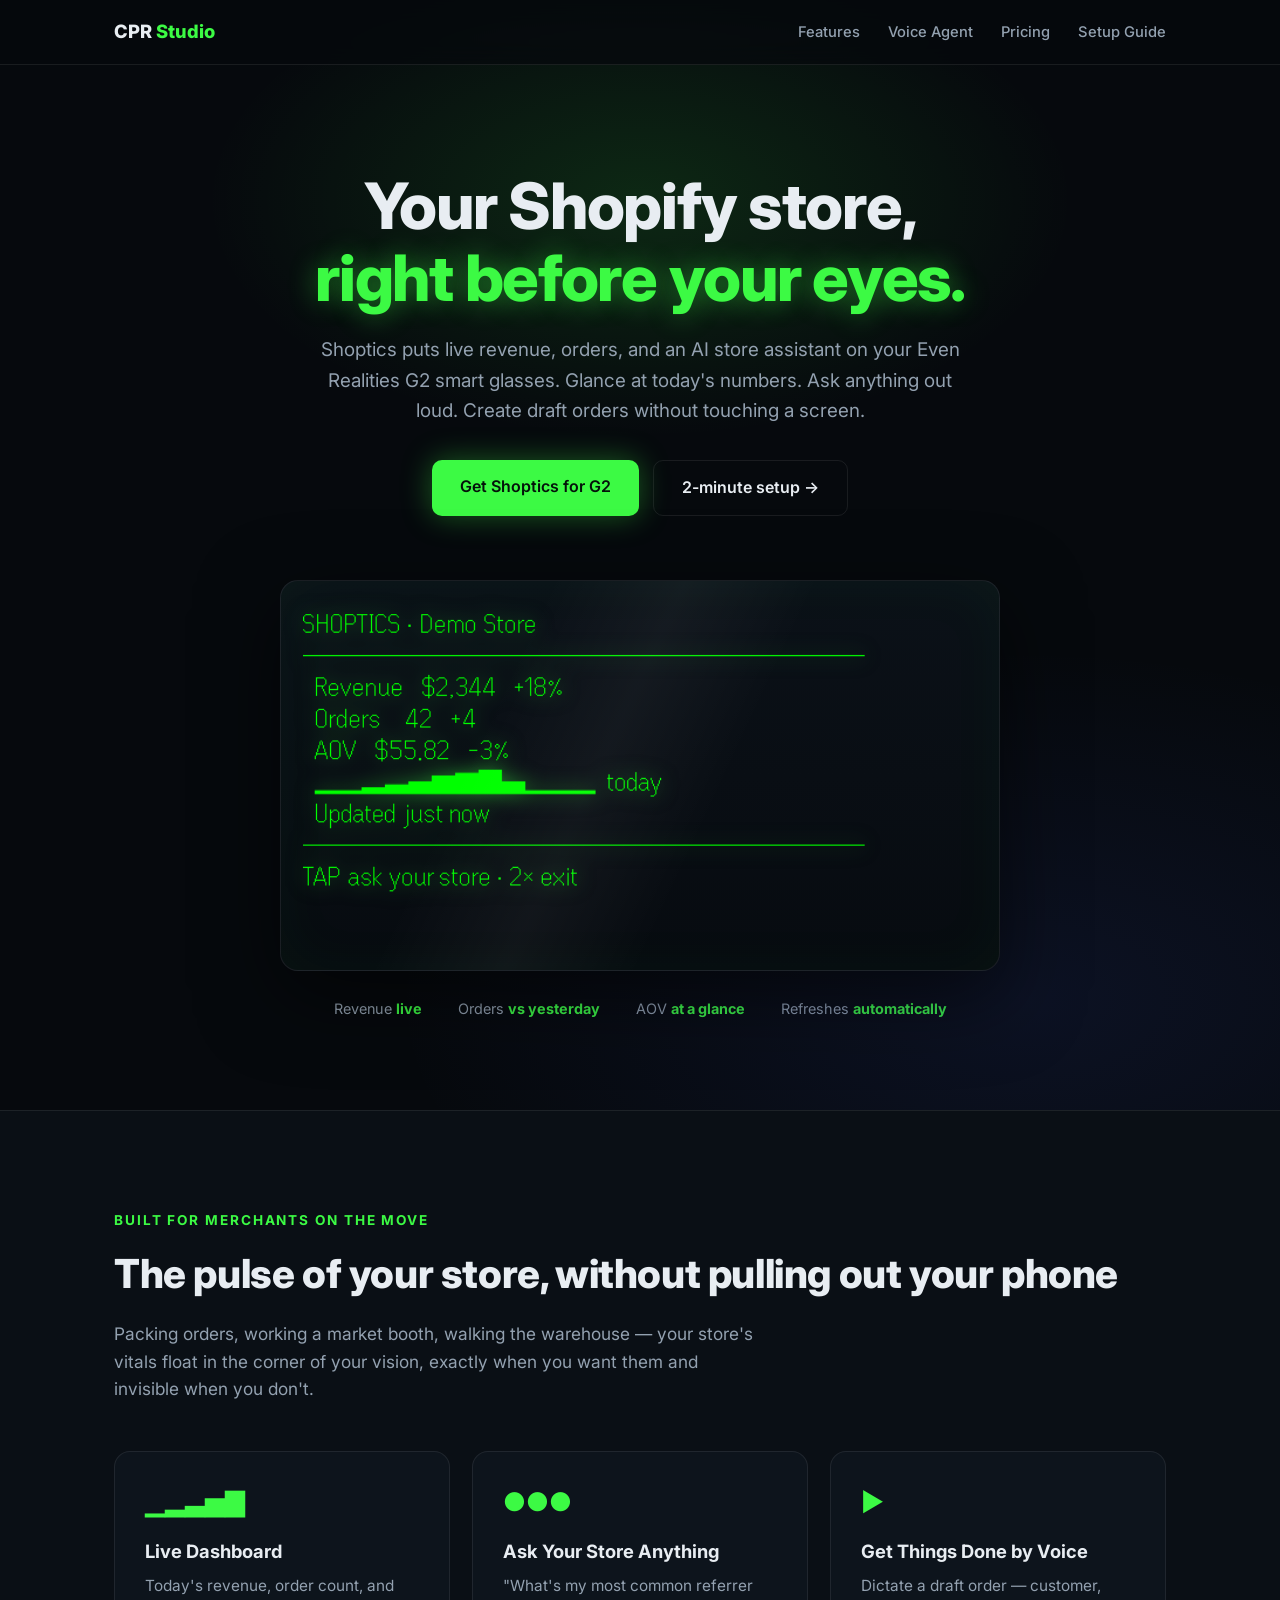
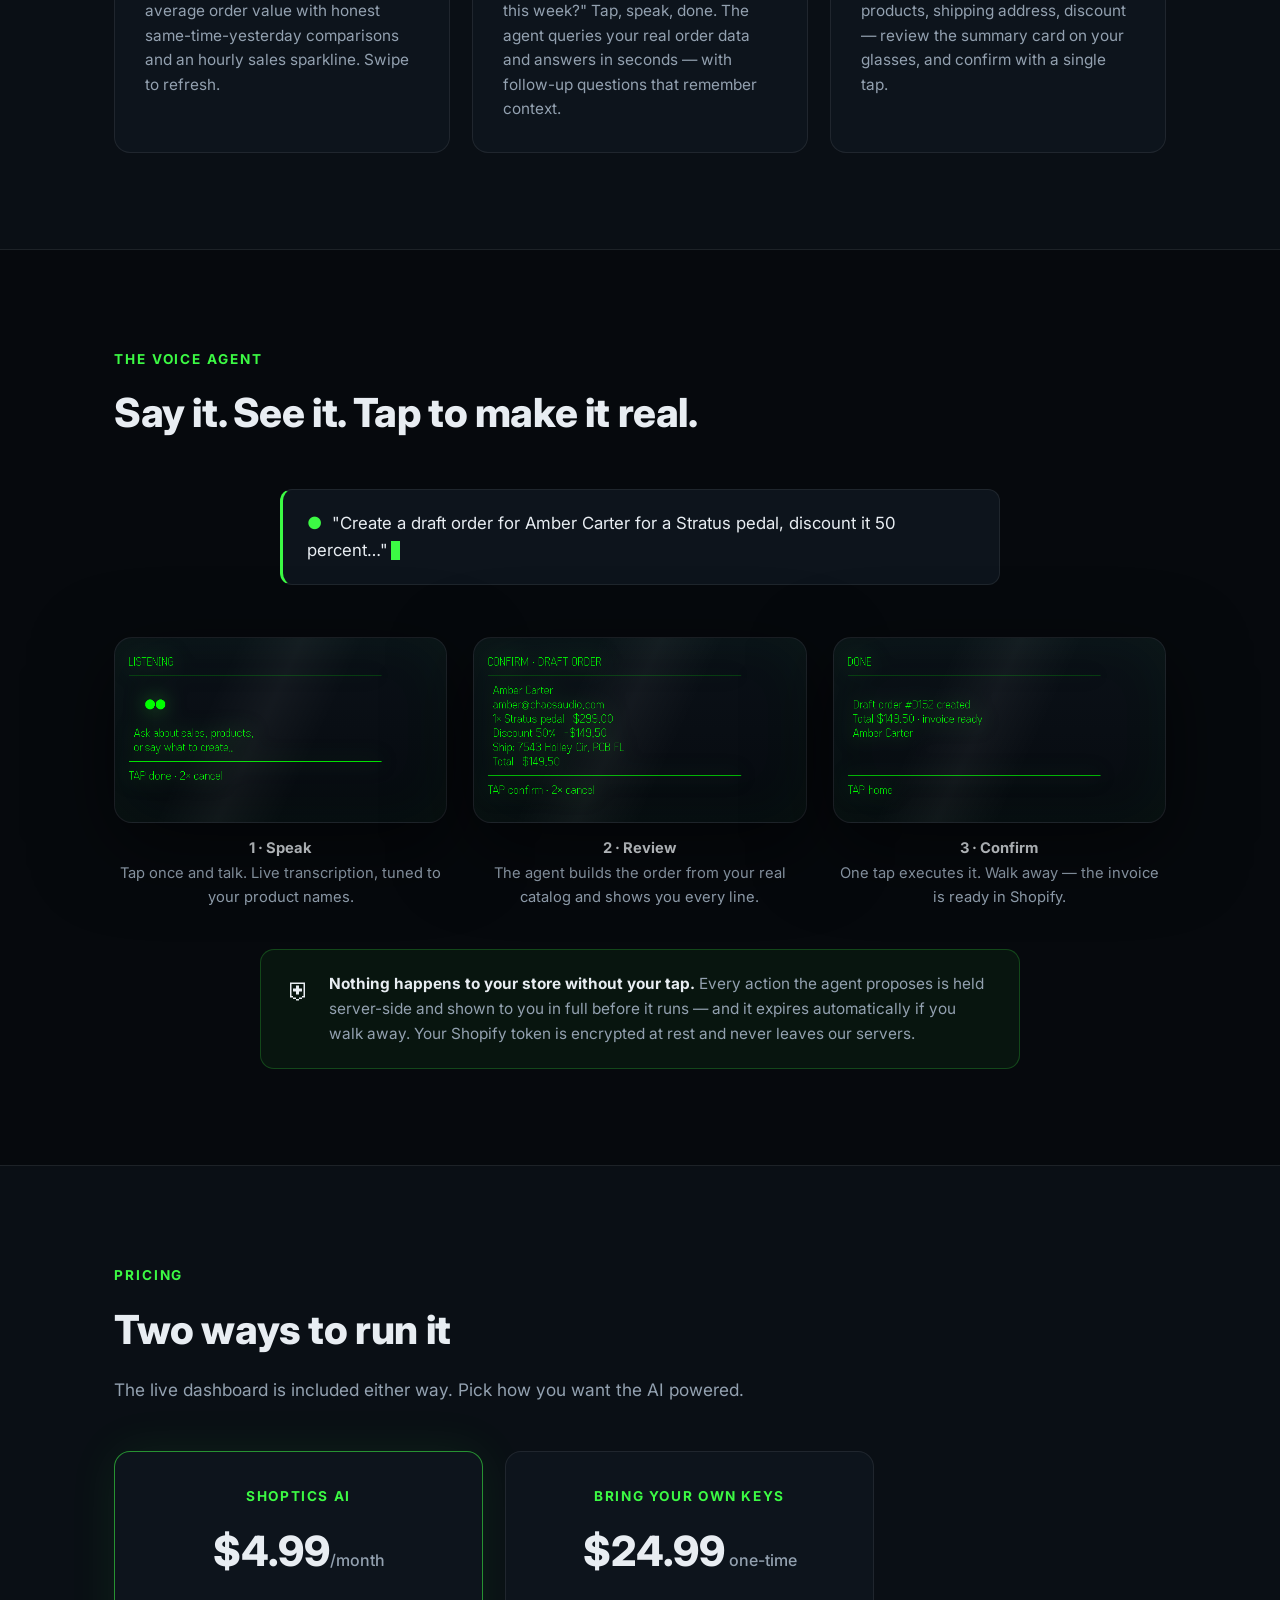
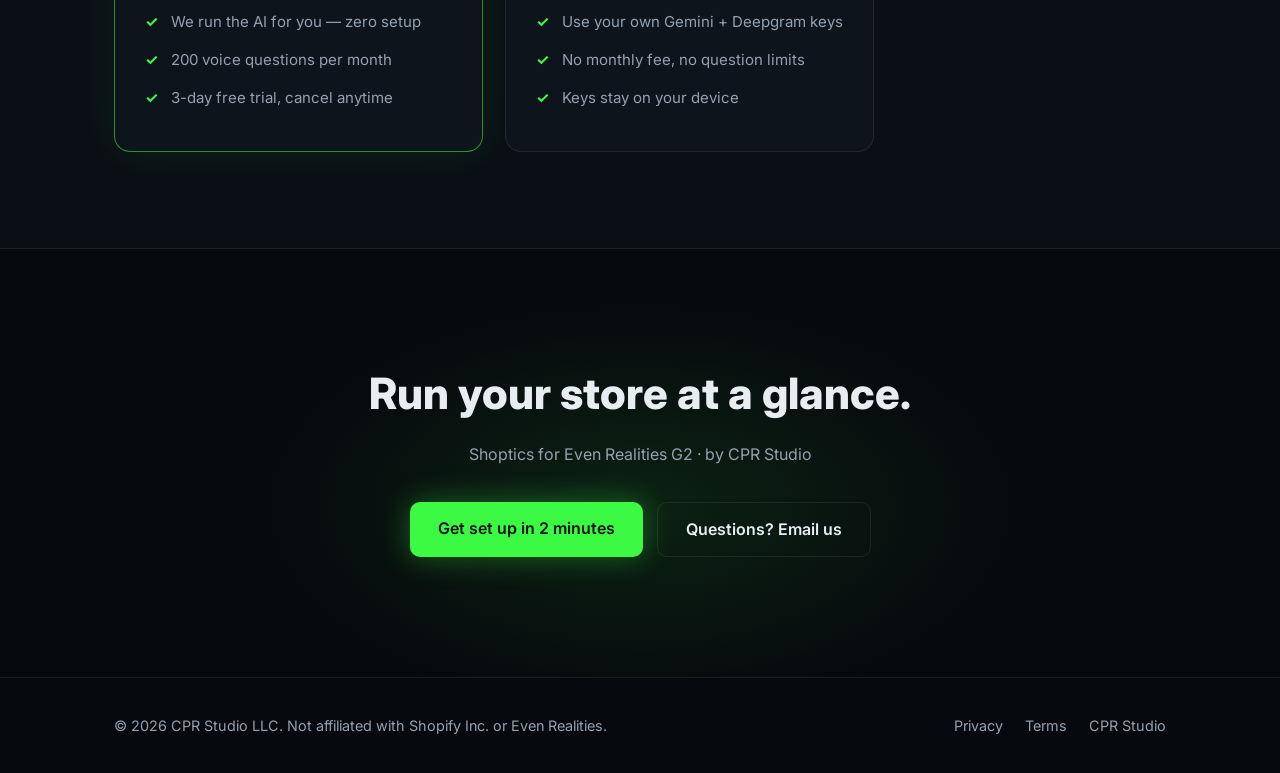
<file: shoptics/index.html>
<!DOCTYPE html>
<html lang="en">
<head>
    <meta charset="UTF-8">
    <meta name="viewport" content="width=device-width, initial-scale=1.0">
    <title>Shoptics — Your Shopify store, right before your eyes</title>
    <meta name="description" content="Shoptics puts your Shopify store's live numbers on your Even Realities G2 smart glasses, with a voice agent that answers questions and creates draft orders hands-free.">
    <link rel="preconnect" href="https://fonts.googleapis.com">
    <link rel="preconnect" href="https://fonts.gstatic.com" crossorigin>
    <link href="https://fonts.googleapis.com/css2?family=Inter:wght@400;500;600;700;800&display=swap" rel="stylesheet">
    <style>
        :root {
            --hud: #3cfa44;
            --hud-dim: rgba(60, 250, 68, 0.55);
            --bg: #06090d;
            --bg-2: #0a0f15;
            --panel: #0d141c;
            --text: #e8edf2;
            --muted: #93a1b0;
            --line: rgba(255, 255, 255, 0.08);
        }
        * { margin: 0; padding: 0; box-sizing: border-box; }
        html { scroll-behavior: smooth; }
        body { font-family: 'Inter', -apple-system, BlinkMacSystemFont, sans-serif; background: var(--bg); color: var(--text); line-height: 1.6; overflow-x: hidden; }
        .container { max-width: 1100px; margin: 0 auto; padding: 0 24px; }

        /* Header */
        header { position: fixed; inset: 0 0 auto 0; z-index: 50; background: rgba(6, 9, 13, 0.72); backdrop-filter: blur(12px); border-bottom: 1px solid var(--line); }
        header nav { display: flex; align-items: center; justify-content: space-between; height: 64px; }
        .logo { font-weight: 800; font-size: 1.15rem; color: var(--text); text-decoration: none; }
        .logo span { color: var(--hud); }
        .nav-links { display: flex; gap: 28px; list-style: none; }
        .nav-links a { color: var(--muted); text-decoration: none; font-size: .92rem; font-weight: 500; transition: color .2s; }
        .nav-links a:hover { color: var(--hud); }

        /* Hero */
        .hero { position: relative; padding: 170px 0 90px; text-align: center; }
        .hero::before { content: ''; position: absolute; inset: 0; background:
            radial-gradient(620px 340px at 50% 18%, rgba(60, 250, 68, 0.13), transparent 70%),
            radial-gradient(900px 500px at 80% 90%, rgba(67, 97, 238, 0.10), transparent 70%);
            pointer-events: none; }
        .hero h1 { position: relative; font-size: clamp(2.3rem, 5.6vw, 4rem); font-weight: 800; line-height: 1.12; letter-spacing: -0.02em; }
        .hero h1 em { font-style: normal; color: var(--hud); text-shadow: 0 0 28px rgba(60, 250, 68, 0.45); }
        .hero p.sub { position: relative; max-width: 640px; margin: 22px auto 0; color: var(--muted); font-size: 1.18rem; }
        .cta-row { position: relative; display: flex; gap: 14px; justify-content: center; margin-top: 34px; flex-wrap: wrap; }
        .btn { display: inline-block; padding: 14px 28px; border-radius: 10px; font-weight: 600; text-decoration: none; font-size: 1rem; transition: transform .2s, box-shadow .2s; }
        .btn-primary { background: var(--hud); color: #04130a; box-shadow: 0 0 30px rgba(60, 250, 68, 0.35); }
        .btn-primary:hover { transform: translateY(-2px); box-shadow: 0 0 44px rgba(60, 250, 68, 0.55); }
        .btn-ghost { color: var(--text); border: 1px solid var(--line); }
        .btn-ghost:hover { border-color: var(--hud-dim); color: var(--hud); }
        .hero-hud { position: relative; margin: 64px auto 0; max-width: 720px; }

        /* Glasses lens frame around HUD screenshots */
        .lens { background: linear-gradient(180deg, #0b1118, #070b10); border: 1px solid var(--line); border-radius: 18px; padding: 26px 22px; box-shadow: 0 24px 80px rgba(0, 0, 0, 0.55), inset 0 0 60px rgba(60, 250, 68, 0.04); position: relative; overflow: hidden; }
        .lens::after { content: ''; position: absolute; inset: 0; background: linear-gradient(115deg, transparent 30%, rgba(255,255,255,0.045) 45%, transparent 60%); animation: sheen 6s ease-in-out infinite; pointer-events: none; }
        .lens img { display: block; width: 100%; height: auto; filter: drop-shadow(0 0 10px rgba(60, 250, 68, 0.5)); }
        .float { animation: float 7s ease-in-out infinite; }
        @keyframes float { 0%, 100% { transform: translateY(0); } 50% { transform: translateY(-12px); } }
        @keyframes sheen { 0%, 60%, 100% { transform: translateX(-120%); } 30% { transform: translateX(120%); } }

        /* Live ticker bar under hero lens */
        .ticker { display: flex; justify-content: center; gap: 36px; margin-top: 26px; color: var(--muted); font-size: .9rem; flex-wrap: wrap; }
        .ticker b { color: var(--hud); font-weight: 700; }

        /* Sections */
        section.block { padding: 96px 0; position: relative; }
        section.block.alt { background: var(--bg-2); border-top: 1px solid var(--line); border-bottom: 1px solid var(--line); }
        .kicker { color: var(--hud); font-size: .85rem; font-weight: 700; letter-spacing: .14em; text-transform: uppercase; }
        h2.title { font-size: clamp(1.7rem, 3.4vw, 2.5rem); font-weight: 800; letter-spacing: -0.01em; margin-top: 10px; }
        p.lead { color: var(--muted); max-width: 640px; margin-top: 14px; font-size: 1.08rem; }

        /* Feature cards */
        .features { display: grid; grid-template-columns: repeat(auto-fit, minmax(280px, 1fr)); gap: 22px; margin-top: 48px; }
        .card { background: var(--panel); border: 1px solid var(--line); border-radius: 16px; padding: 30px; transition: transform .25s, border-color .25s, box-shadow .25s; }
        .card:hover { transform: translateY(-6px); border-color: var(--hud-dim); box-shadow: 0 14px 44px rgba(60, 250, 68, 0.08); }
        .card .glyph { font-size: 1.6rem; color: var(--hud); margin-bottom: 14px; display: block; }
        .card h3 { font-size: 1.15rem; margin-bottom: 8px; }
        .card p { color: var(--muted); font-size: .96rem; }

        /* Voice flow strip */
        .flow { display: grid; grid-template-columns: repeat(auto-fit, minmax(250px, 1fr)); gap: 26px; margin-top: 52px; align-items: start; }
        .flow .lens { padding: 16px 14px; }
        .flow figure figcaption { margin-top: 14px; text-align: center; color: var(--muted); font-size: .92rem; }
        .flow figure figcaption b { color: var(--text); display: block; margin-bottom: 2px; }

        /* Spoken command chip */
        .spoken { max-width: 720px; margin: 44px auto 0; background: var(--panel); border: 1px solid var(--line); border-left: 3px solid var(--hud); border-radius: 12px; padding: 20px 24px; font-size: 1.05rem; color: var(--text); }
        .spoken .mic { color: var(--hud); margin-right: 10px; }
        .spoken .cursor-blink { display: inline-block; width: 9px; height: 1.15em; background: var(--hud); vertical-align: text-bottom; margin-left: 3px; animation: blink 1.1s steps(1) infinite; }
        @keyframes blink { 50% { opacity: 0; } }

        /* Safety strip */
        .safety { display: flex; gap: 18px; align-items: flex-start; max-width: 760px; margin: 40px auto 0; background: rgba(60, 250, 68, 0.05); border: 1px solid rgba(60, 250, 68, 0.22); border-radius: 14px; padding: 22px 26px; }
        .safety .shield { font-size: 1.5rem; }
        .safety p { color: var(--muted); font-size: .96rem; }
        .safety b { color: var(--text); }

        /* Pricing */
        .pricing { display: grid; grid-template-columns: repeat(auto-fit, minmax(280px, 1fr)); gap: 22px; margin-top: 48px; max-width: 760px; }
        .price-card { background: var(--panel); border: 1px solid var(--line); border-radius: 16px; padding: 34px 30px; text-align: center; transition: transform .25s, border-color .25s; }
        .price-card:hover { transform: translateY(-6px); }
        .price-card.featured { border-color: var(--hud-dim); box-shadow: 0 0 50px rgba(60, 250, 68, 0.08); }
        .price-card .amount { font-size: 2.6rem; font-weight: 800; color: var(--text); }
        .price-card .amount small { font-size: 1rem; color: var(--muted); font-weight: 500; }
        .price-card .plan { color: var(--hud); font-weight: 700; font-size: .85rem; letter-spacing: .12em; text-transform: uppercase; margin-bottom: 10px; }
        .price-card ul { list-style: none; margin-top: 18px; text-align: left; }
        .price-card li { color: var(--muted); font-size: .94rem; padding: 7px 0 7px 26px; position: relative; }
        .price-card li::before { content: '✓'; position: absolute; left: 0; color: var(--hud); font-weight: 700; }

        /* Final CTA */
        .final-cta { text-align: center; padding: 110px 0 120px; position: relative; }
        .final-cta::before { content: ''; position: absolute; inset: 0; background: radial-gradient(560px 300px at 50% 60%, rgba(60, 250, 68, 0.10), transparent 70%); pointer-events: none; }
        .final-cta h2 { font-size: clamp(1.8rem, 3.6vw, 2.7rem); font-weight: 800; position: relative; }
        .final-cta p { color: var(--muted); margin-top: 14px; position: relative; }

        footer { border-top: 1px solid var(--line); padding: 36px 0; }
        footer .container { display: flex; justify-content: space-between; align-items: center; flex-wrap: wrap; gap: 12px; color: var(--muted); font-size: .9rem; }
        footer a { color: var(--muted); text-decoration: none; margin-left: 18px; }
        footer a:hover { color: var(--hud); }

        /* Scroll reveal */
        .reveal { opacity: 0; transform: translateY(26px); transition: opacity .7s ease, transform .7s ease; }
        .reveal.visible { opacity: 1; transform: none; }
        .reveal.d1 { transition-delay: .12s; } .reveal.d2 { transition-delay: .24s; } .reveal.d3 { transition-delay: .36s; }

        @media (prefers-reduced-motion: reduce) {
            .float, .lens::after, .cursor-blink { animation: none; }
            .reveal { opacity: 1; transform: none; transition: none; }
        }
        @media (max-width: 768px) { .nav-links { display: none; } }
    </style>
</head>
<body>
    <header>
        <nav class="container">
            <a href="../index.html" class="logo">CPR <span>Studio</span></a>
            <ul class="nav-links">
                <li><a href="#features">Features</a></li>
                <li><a href="#voice">Voice Agent</a></li>
                <li><a href="#pricing">Pricing</a></li>
                <li><a href="../shoptics-setup/">Setup Guide</a></li>
            </ul>
        </nav>
    </header>

    <main>
        <section class="hero">
            <div class="container">
                <h1>Your Shopify store,<br><em>right before your eyes.</em></h1>
                <p class="sub">Shoptics puts live revenue, orders, and an AI store assistant on your Even Realities G2 smart glasses. Glance at today's numbers. Ask anything out loud. Create draft orders without touching a screen.</p>
                <div class="cta-row">
                    <a class="btn btn-primary" href="#pricing">Get Shoptics for G2</a>
                    <a class="btn btn-ghost" href="../shoptics-setup/">2-minute setup →</a>
                </div>
                <div class="hero-hud float">
                    <div class="lens"><img src="img/hud-dashboard.png" alt="Shoptics live dashboard rendered on G2 smart glasses: revenue, orders, AOV, and an hourly sales sparkline" width="576" height="288"></div>
                </div>
                <div class="ticker">
                    <span>Revenue <b>live</b></span>
                    <span>Orders <b>vs yesterday</b></span>
                    <span>AOV <b>at a glance</b></span>
                    <span>Refreshes <b>automatically</b></span>
                </div>
            </div>
        </section>

        <section id="features" class="block alt">
            <div class="container">
                <span class="kicker reveal">Built for merchants on the move</span>
                <h2 class="title reveal">The pulse of your store, without pulling out your phone</h2>
                <p class="lead reveal">Packing orders, working a market booth, walking the warehouse — your store's vitals float in the corner of your vision, exactly when you want them and invisible when you don't.</p>
                <div class="features">
                    <div class="card reveal">
                        <span class="glyph">▁▂▃▅▇</span>
                        <h3>Live Dashboard</h3>
                        <p>Today's revenue, order count, and average order value with honest same-time-yesterday comparisons and an hourly sales sparkline. Swipe to refresh.</p>
                    </div>
                    <div class="card reveal d1">
                        <span class="glyph">●●●</span>
                        <h3>Ask Your Store Anything</h3>
                        <p>"What's my most common referrer this week?" Tap, speak, done. The agent queries your real order data and answers in seconds — with follow-up questions that remember context.</p>
                    </div>
                    <div class="card reveal d2">
                        <span class="glyph">▶</span>
                        <h3>Get Things Done by Voice</h3>
                        <p>Dictate a draft order — customer, products, shipping address, discount — review the summary card on your glasses, and confirm with a single tap.</p>
                    </div>
                </div>
            </div>
        </section>

        <section id="voice" class="block">
            <div class="container">
                <span class="kicker reveal">The voice agent</span>
                <h2 class="title reveal">Say it. See it. Tap to make it real.</h2>
                <div class="spoken reveal">
                    <span class="mic">●</span>"Create a draft order for Amber Carter for a Stratus pedal, discount it 50 percent…"<span class="cursor-blink"></span>
                </div>
                <div class="flow">
                    <figure class="reveal">
                        <div class="lens"><img src="img/hud-listening.png" alt="Shoptics listening screen with live transcription" width="576" height="288"></div>
                        <figcaption><b>1 · Speak</b>Tap once and talk. Live transcription, tuned to your product names.</figcaption>
                    </figure>
                    <figure class="reveal d1">
                        <div class="lens"><img src="img/hud-confirm.png" alt="Shoptics confirmation card showing the full draft order before anything is created" width="576" height="288"></div>
                        <figcaption><b>2 · Review</b>The agent builds the order from your real catalog and shows you every line.</figcaption>
                    </figure>
                    <figure class="reveal d2">
                        <div class="lens"><img src="img/hud-result.png" alt="Shoptics result screen confirming the draft order was created" width="576" height="288"></div>
                        <figcaption><b>3 · Confirm</b>One tap executes it. Walk away — the invoice is ready in Shopify.</figcaption>
                    </figure>
                </div>
                <div class="safety reveal">
                    <span class="shield">⛨</span>
                    <p><b>Nothing happens to your store without your tap.</b> Every action the agent proposes is held server-side and shown to you in full before it runs — and it expires automatically if you walk away. Your Shopify token is encrypted at rest and never leaves our servers.</p>
                </div>
            </div>
        </section>

        <section id="pricing" class="block alt">
            <div class="container">
                <span class="kicker reveal">Pricing</span>
                <h2 class="title reveal">Two ways to run it</h2>
                <p class="lead reveal">The live dashboard is included either way. Pick how you want the AI powered.</p>
                <div class="pricing">
                    <div class="price-card featured reveal">
                        <div class="plan">Shoptics AI</div>
                        <div class="amount">$4.99<small>/month</small></div>
                        <ul>
                            <li>We run the AI for you — zero setup</li>
                            <li>200 voice questions per month</li>
                            <li>3-day free trial, cancel anytime</li>
                        </ul>
                    </div>
                    <div class="price-card reveal d1">
                        <div class="plan">Bring Your Own Keys</div>
                        <div class="amount">$24.99<small> one-time</small></div>
                        <ul>
                            <li>Use your own Gemini + Deepgram keys</li>
                            <li>No monthly fee, no question limits</li>
                            <li>Keys stay on your device</li>
                        </ul>
                    </div>
                </div>
            </div>
        </section>

        <section class="final-cta">
            <div class="container">
                <h2 class="reveal">Run your store at a glance.</h2>
                <p class="reveal d1">Shoptics for Even Realities G2 · by CPR Studio</p>
                <div class="cta-row reveal d2">
                    <a class="btn btn-primary" href="../shoptics-setup/">Get set up in 2 minutes</a>
                    <a class="btn btn-ghost" href="mailto:support@cprstudios.com">Questions? Email us</a>
                </div>
            </div>
        </section>
    </main>

    <footer>
        <div class="container">
            <p>&copy; 2026 CPR Studio LLC. Not affiliated with Shopify Inc. or Even Realities.</p>
            <div>
                <a href="../privacy.html">Privacy</a>
                <a href="../terms.html">Terms</a>
                <a href="../index.html">CPR Studio</a>
            </div>
        </div>
    </footer>

    <script>
        const observer = new IntersectionObserver((entries) => {
            entries.forEach((e) => { if (e.isIntersecting) { e.target.classList.add('visible'); observer.unobserve(e.target); } });
        }, { threshold: 0.15 });
        document.querySelectorAll('.reveal').forEach((el) => observer.observe(el));
    </script>
</body>
</html>
</file>
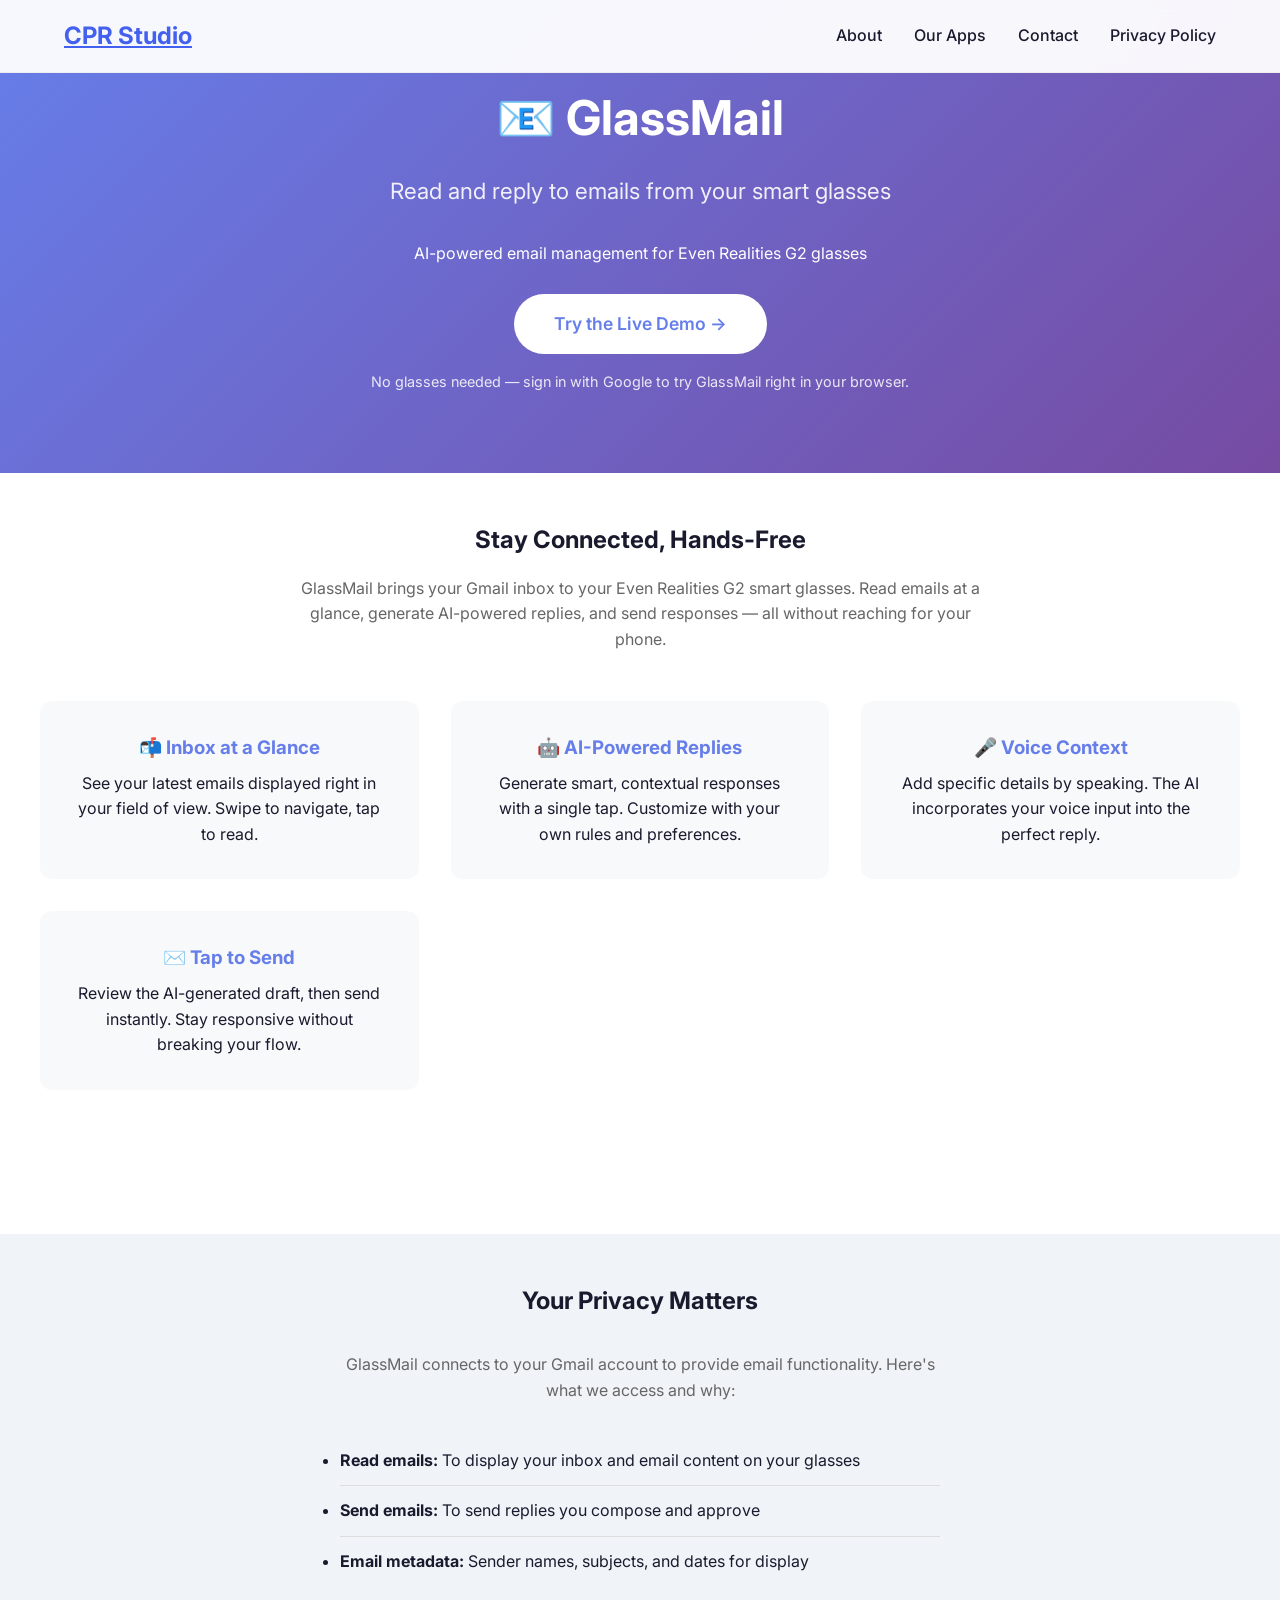
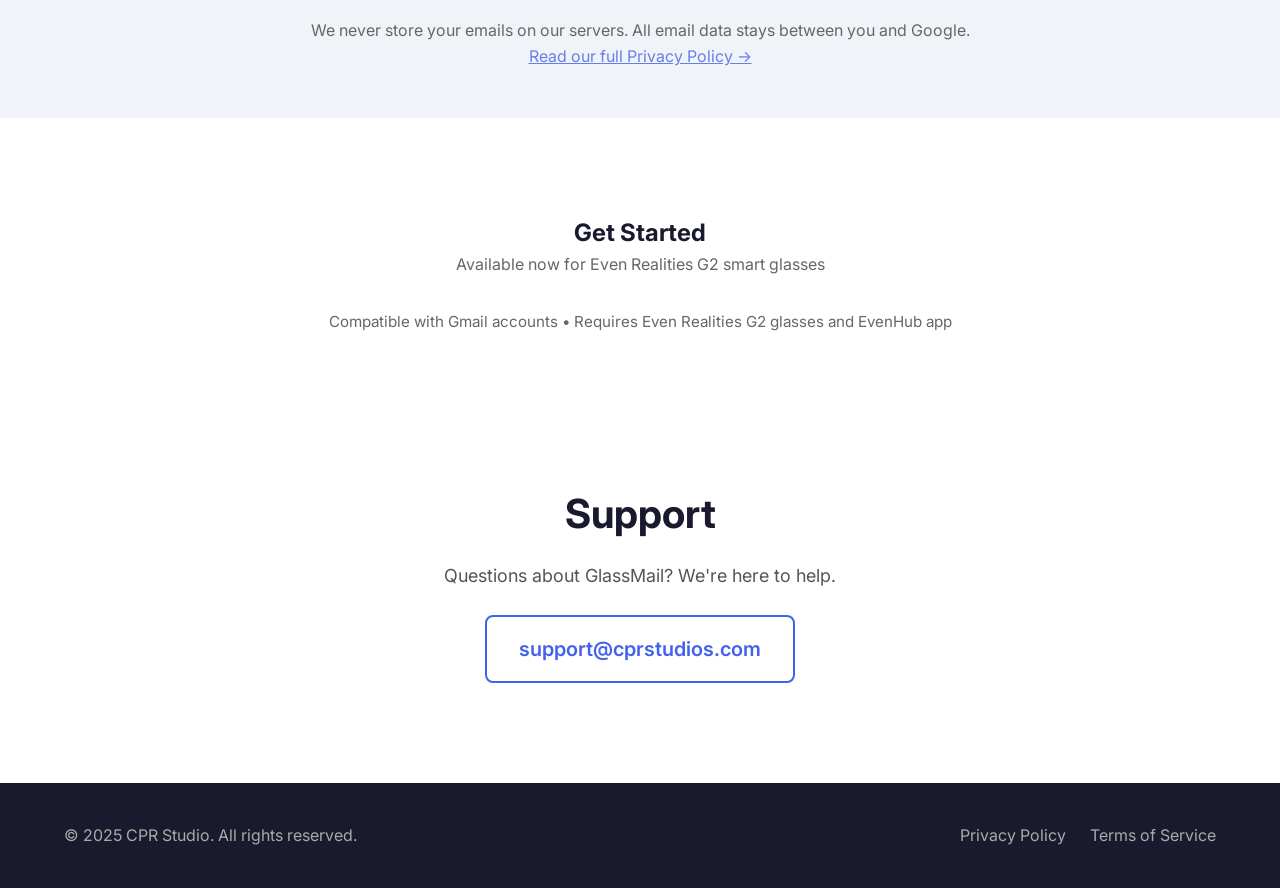
<file: glassmail.html>
<!DOCTYPE html>
<html lang="en">
<head>
    <meta charset="UTF-8">
    <meta name="viewport" content="width=device-width, initial-scale=1.0">
    <title>GlassMail - Email on Your Smart Glasses</title>
    <link rel="stylesheet" href="styles.css">
    <link rel="preconnect" href="https://fonts.googleapis.com">
    <link rel="preconnect" href="https://fonts.gstatic.com" crossorigin>
    <link href="https://fonts.googleapis.com/css2?family=Inter:wght@400;500;600;700&display=swap" rel="stylesheet">
    <style>
        .glassmail-hero {
            background: linear-gradient(135deg, #667eea 0%, #764ba2 100%);
            color: white;
            padding: 80px 0;
            text-align: center;
        }
        .glassmail-hero h1 {
            font-size: 3rem;
            margin-bottom: 1rem;
        }
        .glassmail-hero .tagline {
            font-size: 1.4rem;
            opacity: 0.9;
            margin-bottom: 2rem;
        }
        .features-grid {
            display: grid;
            grid-template-columns: repeat(auto-fit, minmax(280px, 1fr));
            gap: 2rem;
            margin: 3rem 0;
        }
        .feature-card {
            background: #f8f9fa;
            padding: 2rem;
            border-radius: 12px;
            text-align: center;
        }
        .feature-card h3 {
            color: #667eea;
            margin-bottom: 0.5rem;
        }
        .data-section {
            background: #f0f4f8;
            padding: 3rem 0;
            margin: 3rem 0;
        }
        .data-section h2 {
            text-align: center;
            margin-bottom: 2rem;
        }
        .data-list {
            max-width: 600px;
            margin: 0 auto;
        }
        .data-list li {
            padding: 0.75rem 0;
            border-bottom: 1px solid #ddd;
        }
        .data-list li:last-child {
            border-bottom: none;
        }
        .cta-section {
            text-align: center;
            padding: 3rem 0;
        }
        .cta-button {
            display: inline-block;
            background: linear-gradient(135deg, #667eea 0%, #764ba2 100%);
            color: white;
            padding: 1rem 2.5rem;
            border-radius: 30px;
            text-decoration: none;
            font-weight: 600;
            font-size: 1.1rem;
        }
        .cta-button:hover {
            opacity: 0.9;
        }
        .compatibility {
            text-align: center;
            color: #666;
            font-size: 0.95rem;
        }
    </style>
</head>
<body>
    <header>
        <nav class="container">
            <a href="index.html" class="logo">CPR Studio</a>
            <ul class="nav-links">
                <li><a href="index.html#about">About</a></li>
                <li><a href="index.html#apps">Our Apps</a></li>
                <li><a href="index.html#contact">Contact</a></li>
                <li><a href="privacy.html">Privacy Policy</a></li>
            </ul>
        </nav>
    </header>

    <main>
        <section class="glassmail-hero">
            <div class="container">
                <h1>📧 GlassMail</h1>
                <p class="tagline">Read and reply to emails from your smart glasses</p>
                <p>AI-powered email management for Even Realities G2 glasses</p>
                <p style="margin-top: 1.75rem;">
                    <a href="/glassmail-demo/" class="cta-button" style="background: white; color: #667eea;">Try the Live Demo →</a>
                </p>
                <p style="margin-top: 1rem; font-size: 0.9rem; opacity: 0.85;">
                    No glasses needed — sign in with Google to try GlassMail right in your browser.
                </p>
            </div>
        </section>

        <section class="container" style="padding: 3rem 0;">
            <h2 style="text-align: center; margin-bottom: 1rem;">Stay Connected, Hands-Free</h2>
            <p style="text-align: center; max-width: 700px; margin: 0 auto; color: #666;">
                GlassMail brings your Gmail inbox to your Even Realities G2 smart glasses. 
                Read emails at a glance, generate AI-powered replies, and send responses — 
                all without reaching for your phone.
            </p>

            <div class="features-grid">
                <div class="feature-card">
                    <h3>📬 Inbox at a Glance</h3>
                    <p>See your latest emails displayed right in your field of view. Swipe to navigate, tap to read.</p>
                </div>
                <div class="feature-card">
                    <h3>🤖 AI-Powered Replies</h3>
                    <p>Generate smart, contextual responses with a single tap. Customize with your own rules and preferences.</p>
                </div>
                <div class="feature-card">
                    <h3>🎤 Voice Context</h3>
                    <p>Add specific details by speaking. The AI incorporates your voice input into the perfect reply.</p>
                </div>
                <div class="feature-card">
                    <h3>✉️ Tap to Send</h3>
                    <p>Review the AI-generated draft, then send instantly. Stay responsive without breaking your flow.</p>
                </div>
            </div>
        </section>

        <section class="data-section">
            <div class="container">
                <h2>Your Privacy Matters</h2>
                <p style="text-align: center; max-width: 600px; margin: 0 auto 2rem; color: #666;">
                    GlassMail connects to your Gmail account to provide email functionality. Here's what we access and why:
                </p>
                <ul class="data-list">
                    <li><strong>Read emails:</strong> To display your inbox and email content on your glasses</li>
                    <li><strong>Send emails:</strong> To send replies you compose and approve</li>
                    <li><strong>Email metadata:</strong> Sender names, subjects, and dates for display</li>
                </ul>
                <p style="text-align: center; margin-top: 2rem; color: #666;">
                    We never store your emails on our servers. All email data stays between you and Google.<br>
                    <a href="privacy.html" style="color: #667eea;">Read our full Privacy Policy →</a>
                </p>
            </div>
        </section>

        <section class="cta-section">
            <div class="container">
                <h2>Get Started</h2>
                <p style="margin-bottom: 2rem; color: #666;">Available now for Even Realities G2 smart glasses</p>
                <p class="compatibility">Compatible with Gmail accounts • Requires Even Realities G2 glasses and EvenHub app</p>
            </div>
        </section>

        <section id="contact" class="contact">
            <div class="container">
                <h2>Support</h2>
                <p>Questions about GlassMail? We're here to help.</p>
                <a href="mailto:support@cprstudios.com" class="email-link">support@cprstudios.com</a>
            </div>
        </section>
    </main>

    <footer>
        <div class="container">
            <p>&copy; 2025 CPR Studio. All rights reserved.</p>
            <div class="footer-links">
                <a href="privacy.html">Privacy Policy</a>
                <a href="terms.html">Terms of Service</a>
            </div>
        </div>
    </footer>
</body>
</html>
</file>
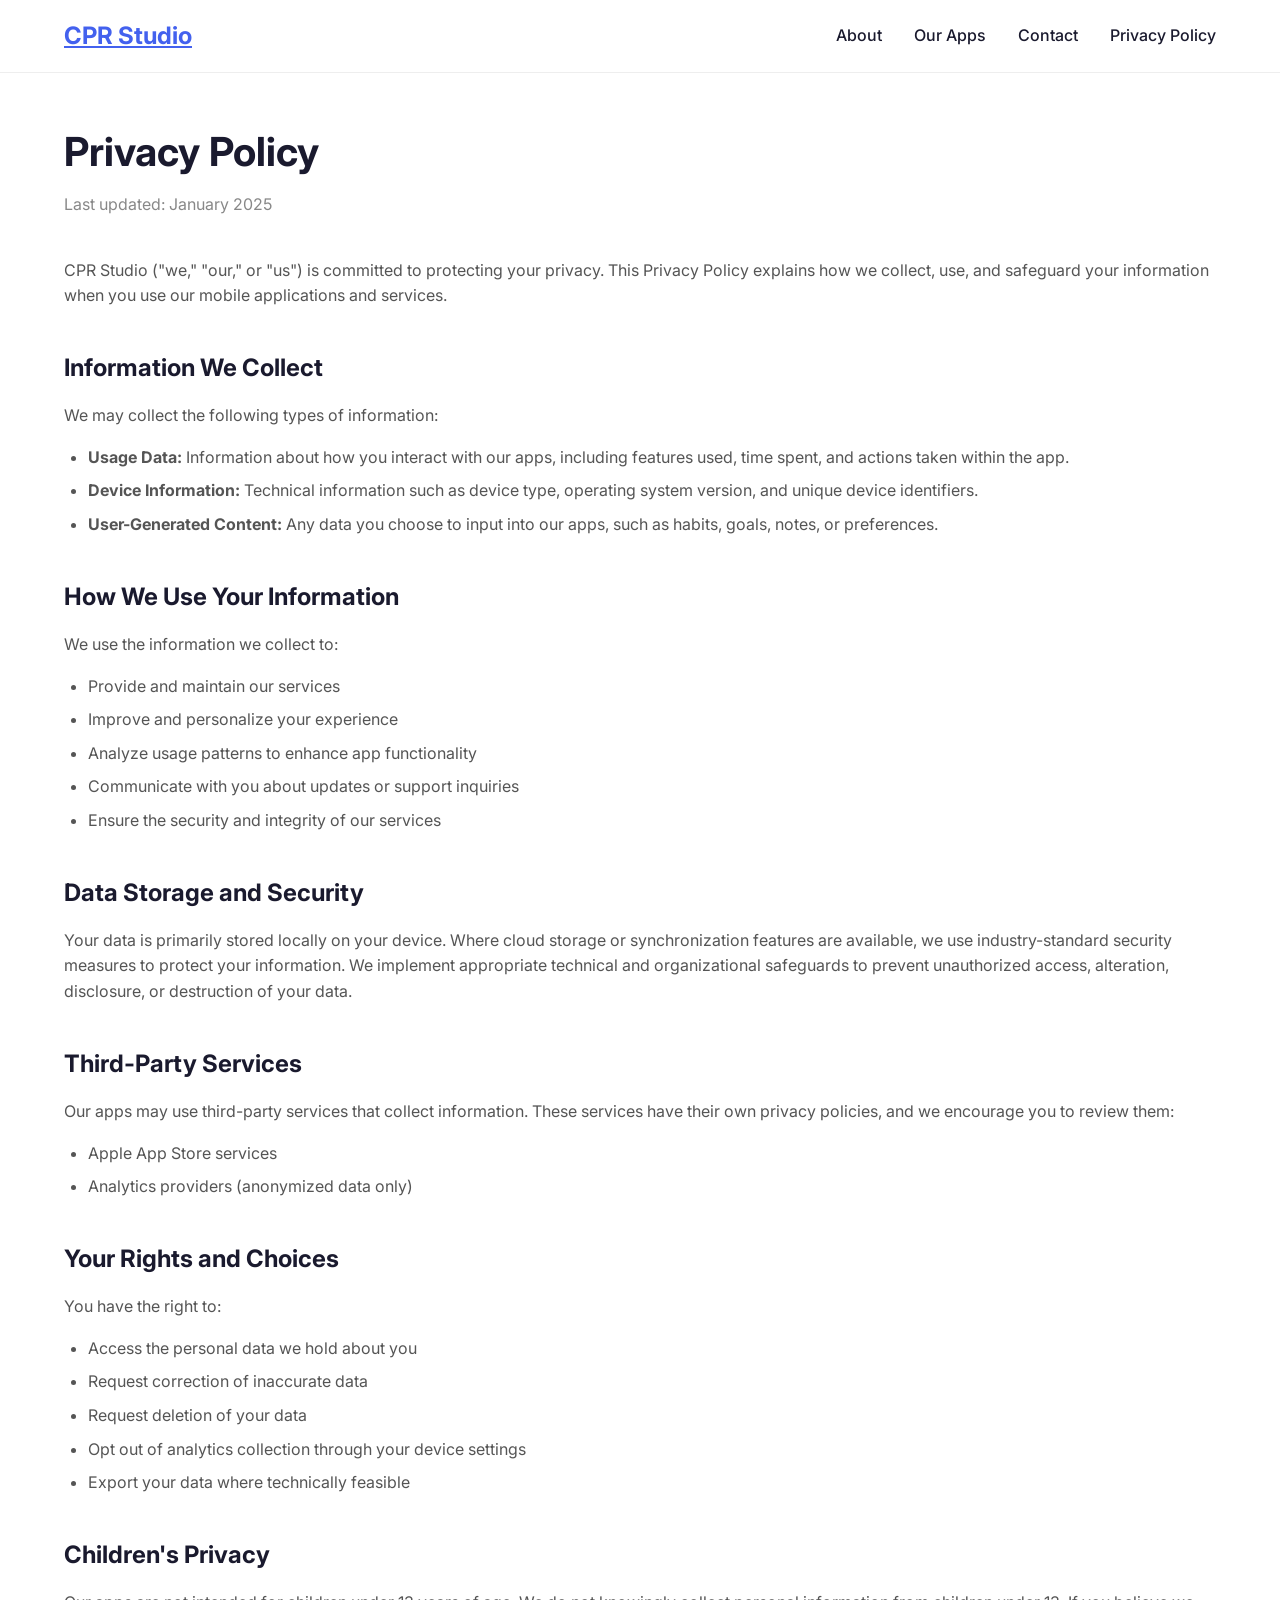
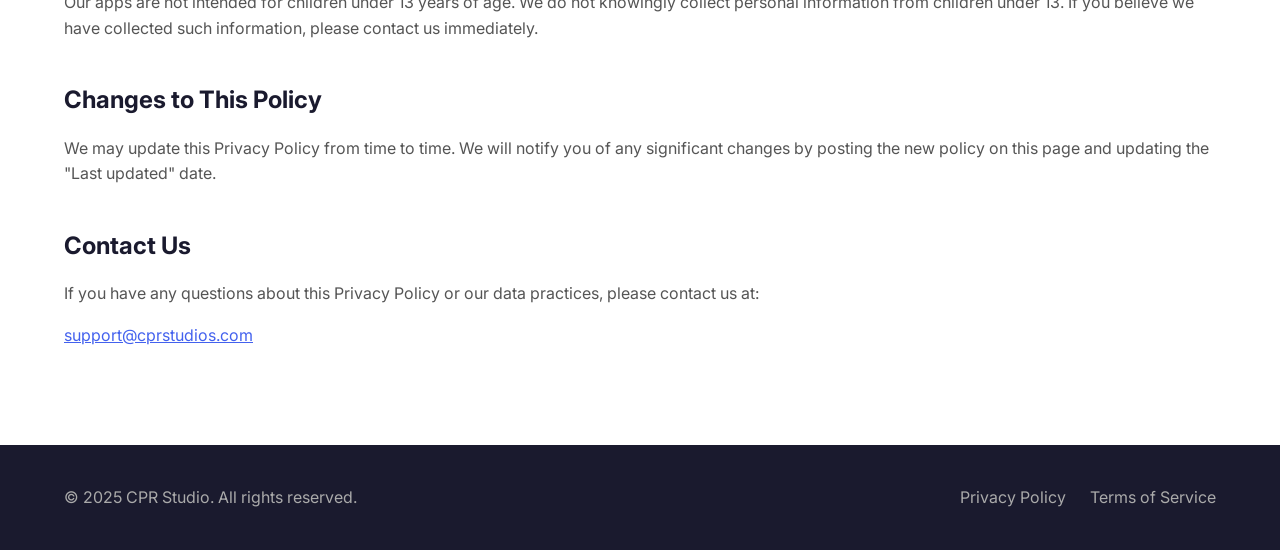
<file: privacy.html>
<!DOCTYPE html>
<html lang="en">
<head>
    <meta charset="UTF-8">
    <meta name="viewport" content="width=device-width, initial-scale=1.0">
    <title>Privacy Policy - CPR Studio</title>
    <link rel="stylesheet" href="styles.css">
    <link rel="preconnect" href="https://fonts.googleapis.com">
    <link rel="preconnect" href="https://fonts.gstatic.com" crossorigin>
    <link href="https://fonts.googleapis.com/css2?family=Inter:wght@400;500;600;700&display=swap" rel="stylesheet">
</head>
<body>
    <header>
        <nav class="container">
            <a href="index.html" class="logo">CPR Studio</a>
            <ul class="nav-links">
                <li><a href="index.html#about">About</a></li>
                <li><a href="index.html#apps">Our Apps</a></li>
                <li><a href="index.html#contact">Contact</a></li>
                <li><a href="privacy.html">Privacy Policy</a></li>
            </ul>
        </nav>
    </header>

    <main class="legal-page">
        <div class="container">
            <h1>Privacy Policy</h1>
            <p class="last-updated">Last updated: January 2025</p>

            <p>CPR Studio ("we," "our," or "us") is committed to protecting your privacy. This Privacy Policy explains how we collect, use, and safeguard your information when you use our mobile applications and services.</p>

            <h2>Information We Collect</h2>
            <p>We may collect the following types of information:</p>
            <ul>
                <li><strong>Usage Data:</strong> Information about how you interact with our apps, including features used, time spent, and actions taken within the app.</li>
                <li><strong>Device Information:</strong> Technical information such as device type, operating system version, and unique device identifiers.</li>
                <li><strong>User-Generated Content:</strong> Any data you choose to input into our apps, such as habits, goals, notes, or preferences.</li>
            </ul>

            <h2>How We Use Your Information</h2>
            <p>We use the information we collect to:</p>
            <ul>
                <li>Provide and maintain our services</li>
                <li>Improve and personalize your experience</li>
                <li>Analyze usage patterns to enhance app functionality</li>
                <li>Communicate with you about updates or support inquiries</li>
                <li>Ensure the security and integrity of our services</li>
            </ul>

            <h2>Data Storage and Security</h2>
            <p>Your data is primarily stored locally on your device. Where cloud storage or synchronization features are available, we use industry-standard security measures to protect your information. We implement appropriate technical and organizational safeguards to prevent unauthorized access, alteration, disclosure, or destruction of your data.</p>

            <h2>Third-Party Services</h2>
            <p>Our apps may use third-party services that collect information. These services have their own privacy policies, and we encourage you to review them:</p>
            <ul>
                <li>Apple App Store services</li>
                <li>Analytics providers (anonymized data only)</li>
            </ul>

            <h2>Your Rights and Choices</h2>
            <p>You have the right to:</p>
            <ul>
                <li>Access the personal data we hold about you</li>
                <li>Request correction of inaccurate data</li>
                <li>Request deletion of your data</li>
                <li>Opt out of analytics collection through your device settings</li>
                <li>Export your data where technically feasible</li>
            </ul>

            <h2>Children's Privacy</h2>
            <p>Our apps are not intended for children under 13 years of age. We do not knowingly collect personal information from children under 13. If you believe we have collected such information, please contact us immediately.</p>

            <h2>Changes to This Policy</h2>
            <p>We may update this Privacy Policy from time to time. We will notify you of any significant changes by posting the new policy on this page and updating the "Last updated" date.</p>

            <h2>Contact Us</h2>
            <p>If you have any questions about this Privacy Policy or our data practices, please contact us at:</p>
            <p><a href="mailto:support@cprstudios.com">support@cprstudios.com</a></p>
        </div>
    </main>

    <footer>
        <div class="container">
            <p>&copy; 2025 CPR Studio. All rights reserved.</p>
            <div class="footer-links">
                <a href="privacy.html">Privacy Policy</a>
                <a href="terms.html">Terms of Service</a>
            </div>
        </div>
    </footer>
</body>
</html>
</file>
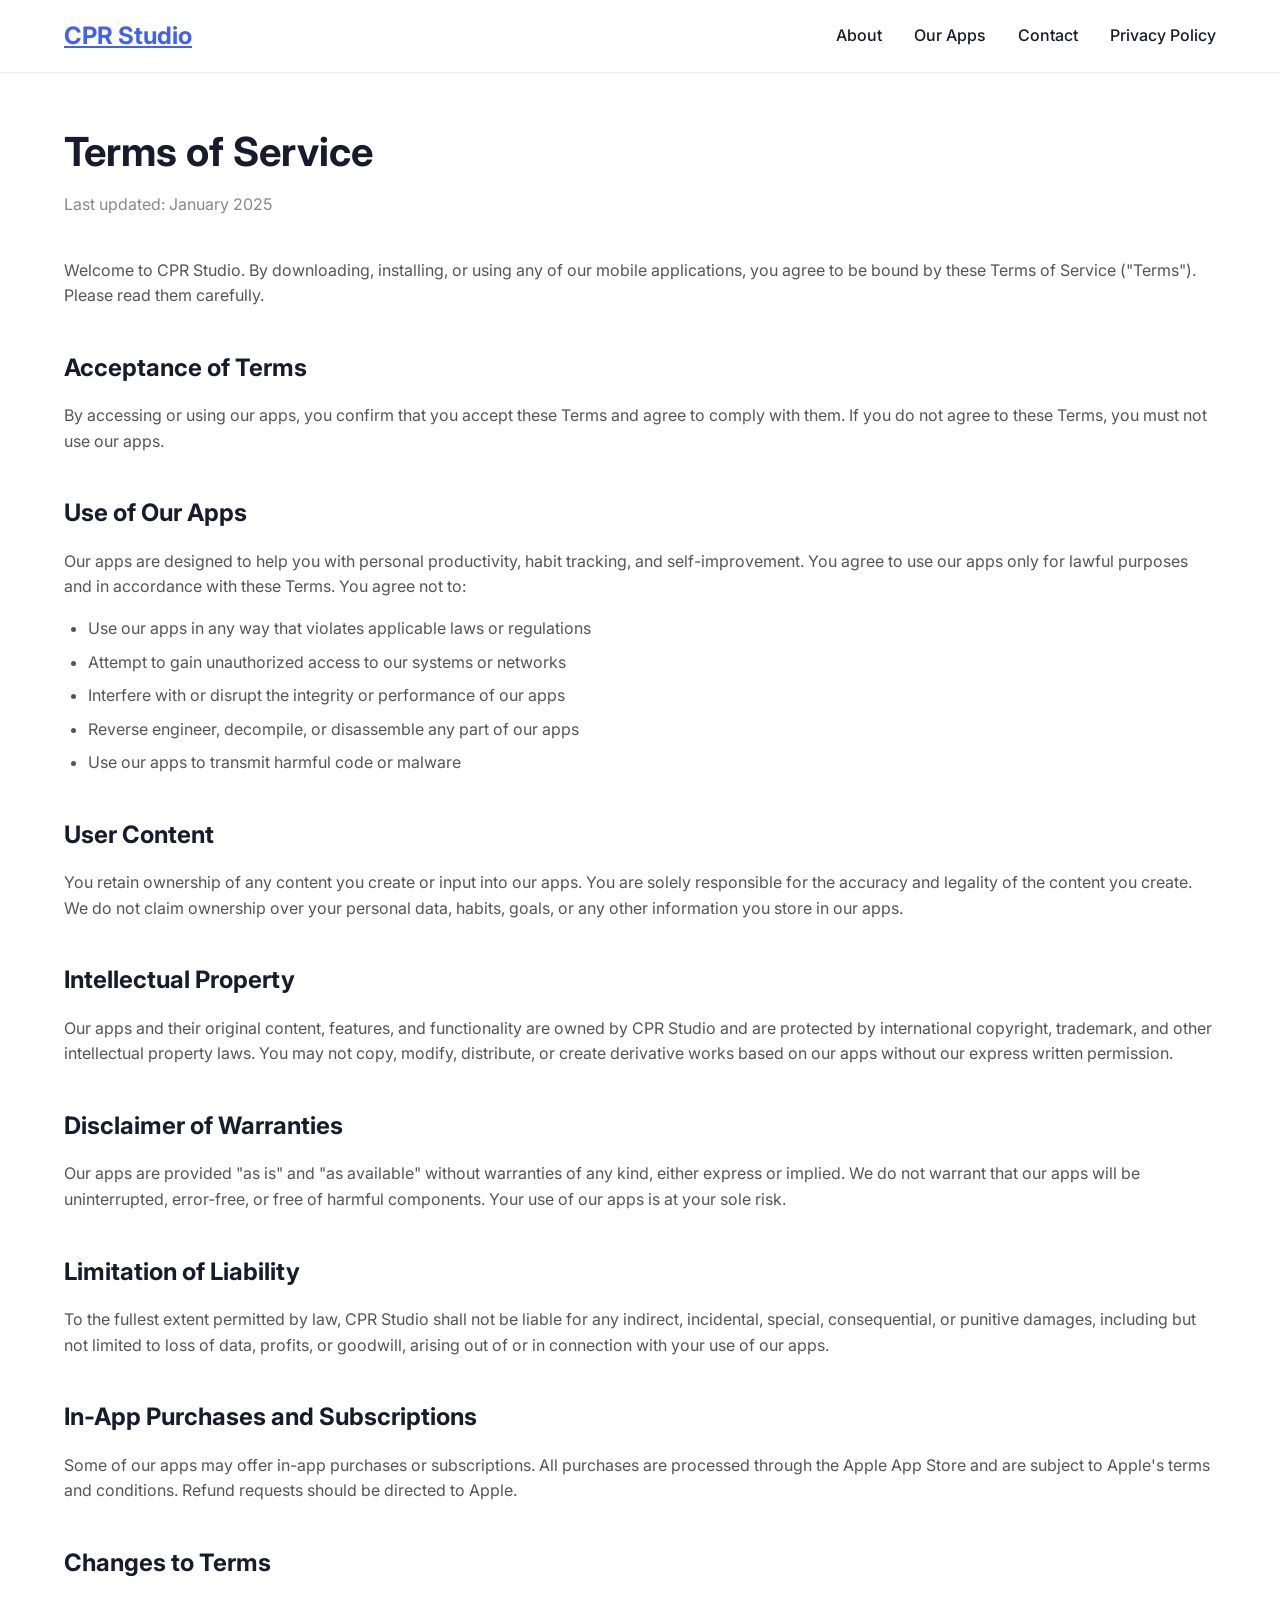
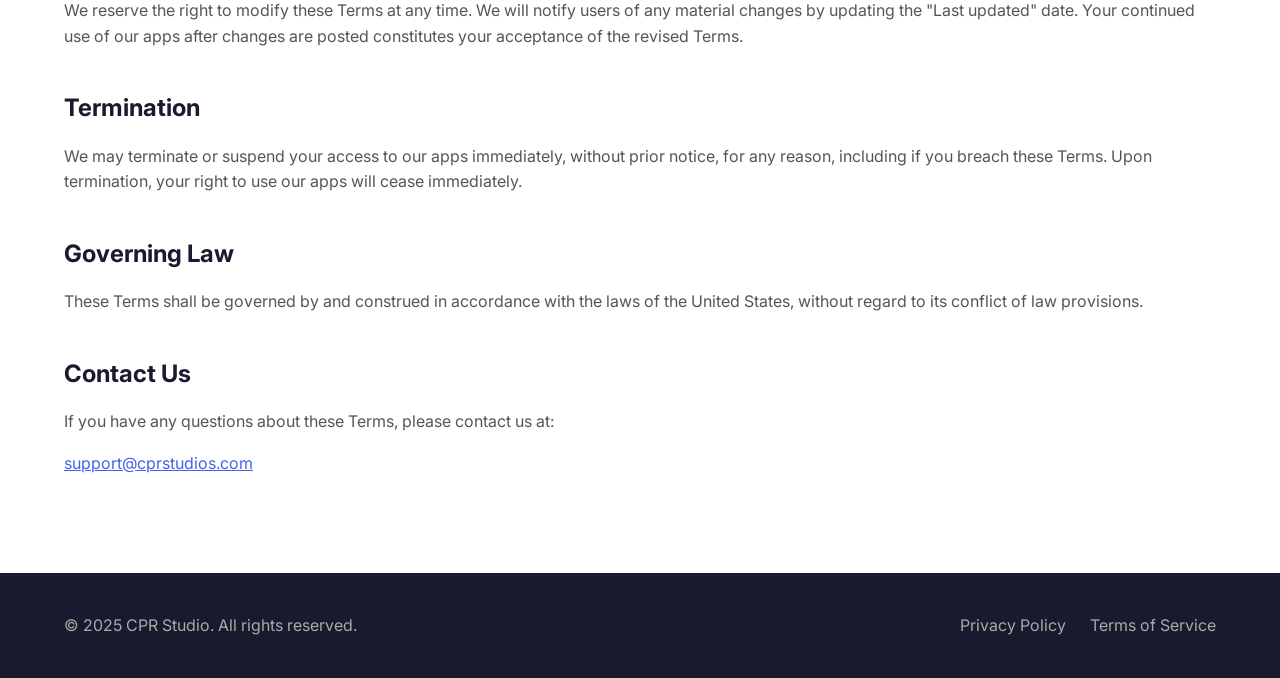
<file: terms.html>
<!DOCTYPE html>
<html lang="en">
<head>
    <meta charset="UTF-8">
    <meta name="viewport" content="width=device-width, initial-scale=1.0">
    <title>Terms of Service - CPR Studio</title>
    <link rel="stylesheet" href="styles.css">
    <link rel="preconnect" href="https://fonts.googleapis.com">
    <link rel="preconnect" href="https://fonts.gstatic.com" crossorigin>
    <link href="https://fonts.googleapis.com/css2?family=Inter:wght@400;500;600;700&display=swap" rel="stylesheet">
</head>
<body>
    <header>
        <nav class="container">
            <a href="index.html" class="logo">CPR Studio</a>
            <ul class="nav-links">
                <li><a href="index.html#about">About</a></li>
                <li><a href="index.html#apps">Our Apps</a></li>
                <li><a href="index.html#contact">Contact</a></li>
                <li><a href="privacy.html">Privacy Policy</a></li>
            </ul>
        </nav>
    </header>

    <main class="legal-page">
        <div class="container">
            <h1>Terms of Service</h1>
            <p class="last-updated">Last updated: January 2025</p>

            <p>Welcome to CPR Studio. By downloading, installing, or using any of our mobile applications, you agree to be bound by these Terms of Service ("Terms"). Please read them carefully.</p>

            <h2>Acceptance of Terms</h2>
            <p>By accessing or using our apps, you confirm that you accept these Terms and agree to comply with them. If you do not agree to these Terms, you must not use our apps.</p>

            <h2>Use of Our Apps</h2>
            <p>Our apps are designed to help you with personal productivity, habit tracking, and self-improvement. You agree to use our apps only for lawful purposes and in accordance with these Terms. You agree not to:</p>
            <ul>
                <li>Use our apps in any way that violates applicable laws or regulations</li>
                <li>Attempt to gain unauthorized access to our systems or networks</li>
                <li>Interfere with or disrupt the integrity or performance of our apps</li>
                <li>Reverse engineer, decompile, or disassemble any part of our apps</li>
                <li>Use our apps to transmit harmful code or malware</li>
            </ul>

            <h2>User Content</h2>
            <p>You retain ownership of any content you create or input into our apps. You are solely responsible for the accuracy and legality of the content you create. We do not claim ownership over your personal data, habits, goals, or any other information you store in our apps.</p>

            <h2>Intellectual Property</h2>
            <p>Our apps and their original content, features, and functionality are owned by CPR Studio and are protected by international copyright, trademark, and other intellectual property laws. You may not copy, modify, distribute, or create derivative works based on our apps without our express written permission.</p>

            <h2>Disclaimer of Warranties</h2>
            <p>Our apps are provided "as is" and "as available" without warranties of any kind, either express or implied. We do not warrant that our apps will be uninterrupted, error-free, or free of harmful components. Your use of our apps is at your sole risk.</p>

            <h2>Limitation of Liability</h2>
            <p>To the fullest extent permitted by law, CPR Studio shall not be liable for any indirect, incidental, special, consequential, or punitive damages, including but not limited to loss of data, profits, or goodwill, arising out of or in connection with your use of our apps.</p>

            <h2>In-App Purchases and Subscriptions</h2>
            <p>Some of our apps may offer in-app purchases or subscriptions. All purchases are processed through the Apple App Store and are subject to Apple's terms and conditions. Refund requests should be directed to Apple.</p>

            <h2>Changes to Terms</h2>
            <p>We reserve the right to modify these Terms at any time. We will notify users of any material changes by updating the "Last updated" date. Your continued use of our apps after changes are posted constitutes your acceptance of the revised Terms.</p>

            <h2>Termination</h2>
            <p>We may terminate or suspend your access to our apps immediately, without prior notice, for any reason, including if you breach these Terms. Upon termination, your right to use our apps will cease immediately.</p>

            <h2>Governing Law</h2>
            <p>These Terms shall be governed by and construed in accordance with the laws of the United States, without regard to its conflict of law provisions.</p>

            <h2>Contact Us</h2>
            <p>If you have any questions about these Terms, please contact us at:</p>
            <p><a href="mailto:support@cprstudios.com">support@cprstudios.com</a></p>
        </div>
    </main>

    <footer>
        <div class="container">
            <p>&copy; 2025 CPR Studio. All rights reserved.</p>
            <div class="footer-links">
                <a href="privacy.html">Privacy Policy</a>
                <a href="terms.html">Terms of Service</a>
            </div>
        </div>
    </footer>
</body>
</html>
</file>
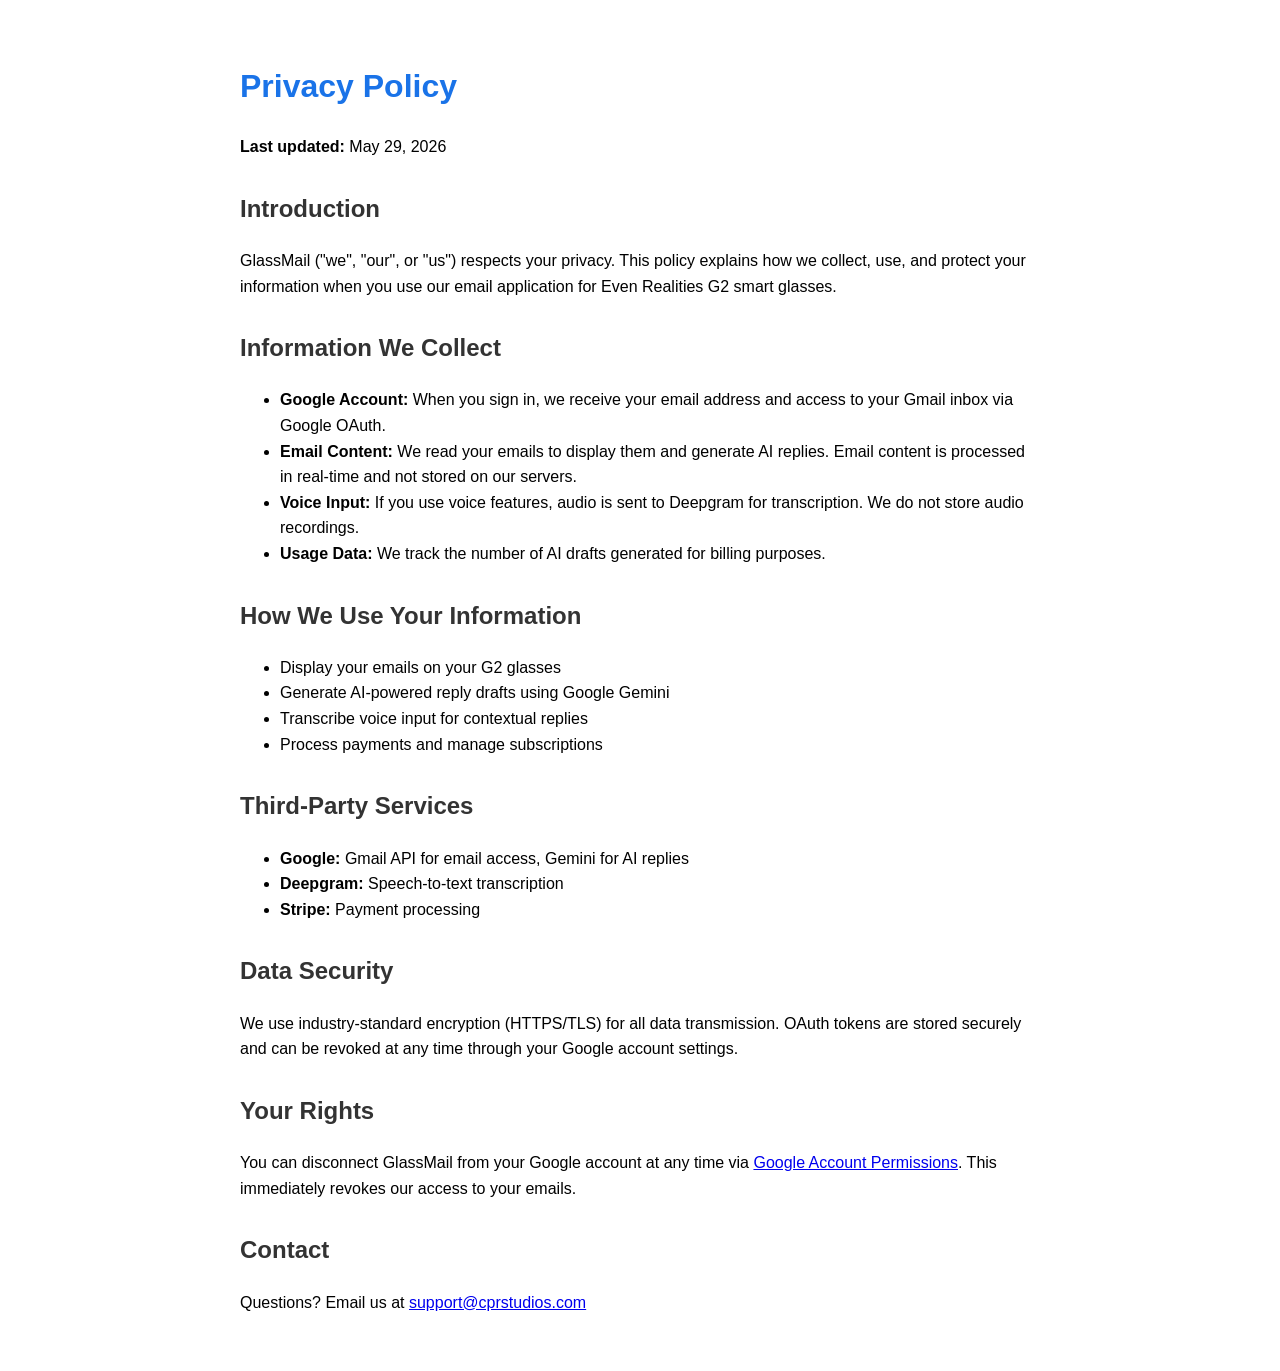
<file: glassmail-demo/privacy.html>
<!DOCTYPE html>
<html lang="en">
<head>
  <meta charset="UTF-8">
  <meta name="viewport" content="width=device-width, initial-scale=1.0">
  <title>Privacy Policy - GlassMail</title>
  <style>
    body { font-family: -apple-system, BlinkMacSystemFont, sans-serif; max-width: 800px; margin: 0 auto; padding: 40px 20px; line-height: 1.6; }
    h1 { color: #1a73e8; }
    h2 { color: #333; margin-top: 30px; }
  </style>
</head>
<body>
  <h1>Privacy Policy</h1>
  <p><strong>Last updated:</strong> May 29, 2026</p>
  
  <h2>Introduction</h2>
  <p>GlassMail ("we", "our", or "us") respects your privacy. This policy explains how we collect, use, and protect your information when you use our email application for Even Realities G2 smart glasses.</p>
  
  <h2>Information We Collect</h2>
  <ul>
    <li><strong>Google Account:</strong> When you sign in, we receive your email address and access to your Gmail inbox via Google OAuth.</li>
    <li><strong>Email Content:</strong> We read your emails to display them and generate AI replies. Email content is processed in real-time and not stored on our servers.</li>
    <li><strong>Voice Input:</strong> If you use voice features, audio is sent to Deepgram for transcription. We do not store audio recordings.</li>
    <li><strong>Usage Data:</strong> We track the number of AI drafts generated for billing purposes.</li>
  </ul>
  
  <h2>How We Use Your Information</h2>
  <ul>
    <li>Display your emails on your G2 glasses</li>
    <li>Generate AI-powered reply drafts using Google Gemini</li>
    <li>Transcribe voice input for contextual replies</li>
    <li>Process payments and manage subscriptions</li>
  </ul>
  
  <h2>Third-Party Services</h2>
  <ul>
    <li><strong>Google:</strong> Gmail API for email access, Gemini for AI replies</li>
    <li><strong>Deepgram:</strong> Speech-to-text transcription</li>
    <li><strong>Stripe:</strong> Payment processing</li>
  </ul>
  
  <h2>Data Security</h2>
  <p>We use industry-standard encryption (HTTPS/TLS) for all data transmission. OAuth tokens are stored securely and can be revoked at any time through your Google account settings.</p>
  
  <h2>Your Rights</h2>
  <p>You can disconnect GlassMail from your Google account at any time via <a href="https://myaccount.google.com/permissions">Google Account Permissions</a>. This immediately revokes our access to your emails.</p>
  
  <h2>Contact</h2>
  <p>Questions? Email us at <a href="mailto:support@cprstudios.com">support@cprstudios.com</a></p>
</body>
</html>
</file>
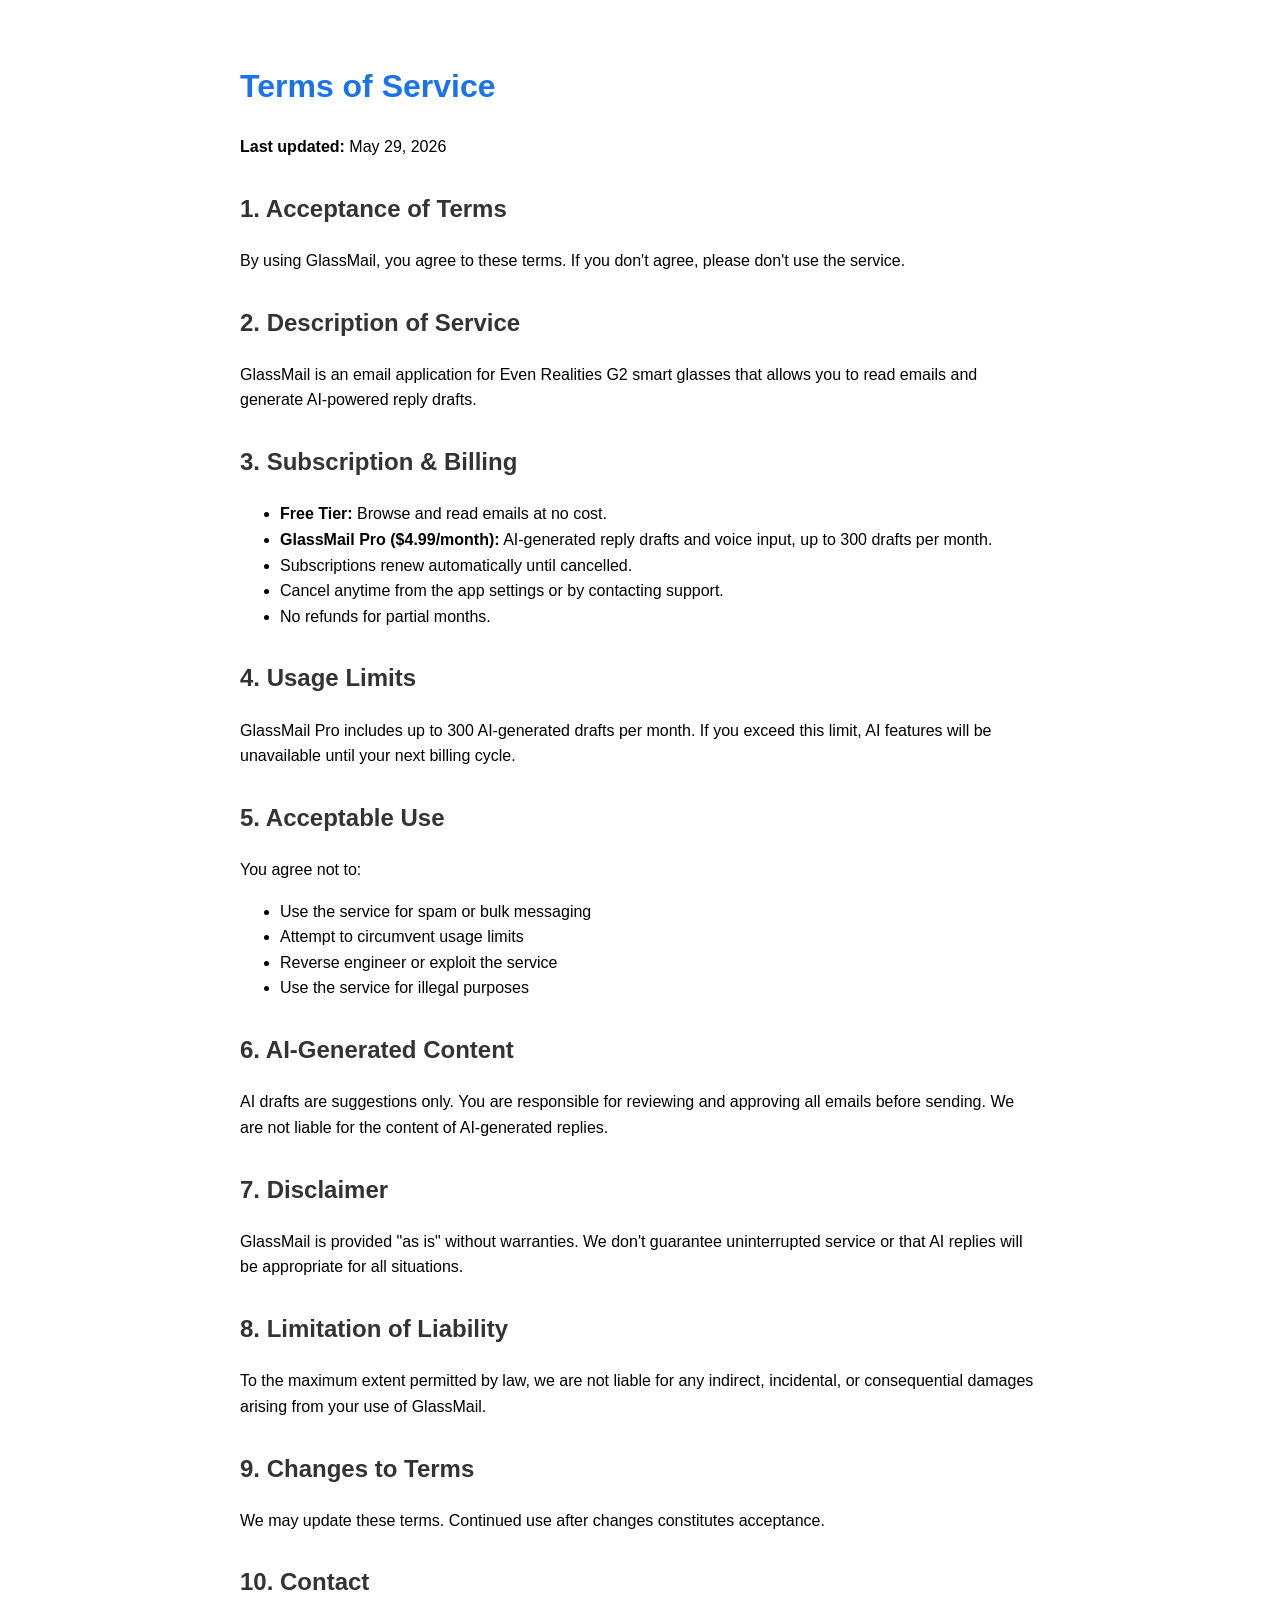
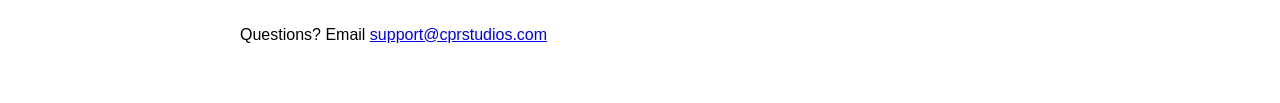
<file: glassmail-demo/terms.html>
<!DOCTYPE html>
<html lang="en">
<head>
  <meta charset="UTF-8">
  <meta name="viewport" content="width=device-width, initial-scale=1.0">
  <title>Terms of Service - GlassMail</title>
  <style>
    body { font-family: -apple-system, BlinkMacSystemFont, sans-serif; max-width: 800px; margin: 0 auto; padding: 40px 20px; line-height: 1.6; }
    h1 { color: #1a73e8; }
    h2 { color: #333; margin-top: 30px; }
  </style>
</head>
<body>
  <h1>Terms of Service</h1>
  <p><strong>Last updated:</strong> May 29, 2026</p>
  
  <h2>1. Acceptance of Terms</h2>
  <p>By using GlassMail, you agree to these terms. If you don't agree, please don't use the service.</p>
  
  <h2>2. Description of Service</h2>
  <p>GlassMail is an email application for Even Realities G2 smart glasses that allows you to read emails and generate AI-powered reply drafts.</p>
  
  <h2>3. Subscription & Billing</h2>
  <ul>
    <li><strong>Free Tier:</strong> Browse and read emails at no cost.</li>
    <li><strong>GlassMail Pro ($4.99/month):</strong> AI-generated reply drafts and voice input, up to 300 drafts per month.</li>
    <li>Subscriptions renew automatically until cancelled.</li>
    <li>Cancel anytime from the app settings or by contacting support.</li>
    <li>No refunds for partial months.</li>
  </ul>
  
  <h2>4. Usage Limits</h2>
  <p>GlassMail Pro includes up to 300 AI-generated drafts per month. If you exceed this limit, AI features will be unavailable until your next billing cycle.</p>
  
  <h2>5. Acceptable Use</h2>
  <p>You agree not to:</p>
  <ul>
    <li>Use the service for spam or bulk messaging</li>
    <li>Attempt to circumvent usage limits</li>
    <li>Reverse engineer or exploit the service</li>
    <li>Use the service for illegal purposes</li>
  </ul>
  
  <h2>6. AI-Generated Content</h2>
  <p>AI drafts are suggestions only. You are responsible for reviewing and approving all emails before sending. We are not liable for the content of AI-generated replies.</p>
  
  <h2>7. Disclaimer</h2>
  <p>GlassMail is provided "as is" without warranties. We don't guarantee uninterrupted service or that AI replies will be appropriate for all situations.</p>
  
  <h2>8. Limitation of Liability</h2>
  <p>To the maximum extent permitted by law, we are not liable for any indirect, incidental, or consequential damages arising from your use of GlassMail.</p>
  
  <h2>9. Changes to Terms</h2>
  <p>We may update these terms. Continued use after changes constitutes acceptance.</p>
  
  <h2>10. Contact</h2>
  <p>Questions? Email <a href="mailto:support@cprstudios.com">support@cprstudios.com</a></p>
</body>
</html>
</file>
<file: styles.css>
* {
    margin: 0;
    padding: 0;
    box-sizing: border-box;
}

body {
    font-family: 'Inter', -apple-system, BlinkMacSystemFont, 'Segoe UI', Roboto, sans-serif;
    line-height: 1.6;
    color: #1a1a2e;
    background-color: #ffffff;
}

.container {
    max-width: 1200px;
    margin: 0 auto;
    padding: 0 24px;
}

/* Header */
header {
    position: fixed;
    top: 0;
    left: 0;
    right: 0;
    background: rgba(255, 255, 255, 0.95);
    backdrop-filter: blur(10px);
    z-index: 1000;
    border-bottom: 1px solid #eee;
}

header nav {
    display: flex;
    justify-content: space-between;
    align-items: center;
    height: 72px;
}

.logo {
    font-size: 1.5rem;
    font-weight: 700;
    color: #4361ee;
}

.nav-links {
    display: flex;
    list-style: none;
    gap: 32px;
}

.nav-links a {
    text-decoration: none;
    color: #1a1a2e;
    font-weight: 500;
    transition: color 0.2s;
}

.nav-links a:hover {
    color: #4361ee;
}

/* Hero Section */
.hero {
    padding: 160px 0 100px;
    background: linear-gradient(135deg, #f8f9ff 0%, #eef1ff 100%);
    text-align: center;
}

.hero h1 {
    font-size: 3.5rem;
    font-weight: 700;
    line-height: 1.2;
    margin-bottom: 24px;
    color: #1a1a2e;
}

.hero p {
    font-size: 1.25rem;
    color: #555;
    max-width: 600px;
    margin: 0 auto;
}

/* About Section */
.about {
    padding: 100px 0;
}

.about h2 {
    font-size: 2.5rem;
    margin-bottom: 24px;
    color: #1a1a2e;
}

.about p {
    font-size: 1.125rem;
    color: #555;
    margin-bottom: 16px;
    max-width: 800px;
}

/* Apps Section */
.apps {
    padding: 100px 0;
    background: #f8f9ff;
}

.apps h2 {
    font-size: 2.5rem;
    margin-bottom: 48px;
    text-align: center;
    color: #1a1a2e;
}

.apps-grid {
    display: grid;
    grid-template-columns: repeat(auto-fit, minmax(300px, 1fr));
    gap: 32px;
}

.app-card {
    background: #ffffff;
    padding: 40px;
    border-radius: 16px;
    box-shadow: 0 4px 20px rgba(0, 0, 0, 0.05);
    transition: transform 0.2s, box-shadow 0.2s;
}

.app-card:hover {
    transform: translateY(-4px);
    box-shadow: 0 8px 30px rgba(0, 0, 0, 0.1);
}

.app-icon {
    width: 80px;
    height: 80px;
    background: linear-gradient(135deg, #4361ee 0%, #7c3aed 100%);
    border-radius: 20px;
    display: flex;
    align-items: center;
    justify-content: center;
    margin-bottom: 24px;
    color: white;
}

.app-card h3 {
    font-size: 1.5rem;
    margin-bottom: 12px;
    color: #1a1a2e;
}

.app-card p {
    color: #555;
}

/* Contact Section */
.contact {
    padding: 100px 0;
    text-align: center;
}

.contact h2 {
    font-size: 2.5rem;
    margin-bottom: 16px;
    color: #1a1a2e;
}

.contact p {
    font-size: 1.125rem;
    color: #555;
    margin-bottom: 24px;
}

.email-link {
    display: inline-block;
    font-size: 1.25rem;
    color: #4361ee;
    text-decoration: none;
    font-weight: 600;
    padding: 16px 32px;
    border: 2px solid #4361ee;
    border-radius: 8px;
    transition: all 0.2s;
}

.email-link:hover {
    background: #4361ee;
    color: white;
}

/* Footer */
footer {
    background: #1a1a2e;
    color: #fff;
    padding: 40px 0;
}

footer .container {
    display: flex;
    justify-content: space-between;
    align-items: center;
    flex-wrap: wrap;
    gap: 16px;
}

footer p {
    color: #aaa;
}

.footer-links {
    display: flex;
    gap: 24px;
}

.footer-links a {
    color: #aaa;
    text-decoration: none;
    transition: color 0.2s;
}

.footer-links a:hover {
    color: #fff;
}

/* Legal Pages */
.legal-page {
    padding: 120px 0 80px;
    min-height: calc(100vh - 200px);
}

.legal-page h1 {
    font-size: 2.5rem;
    margin-bottom: 8px;
    color: #1a1a2e;
}

.legal-page .last-updated {
    color: #888;
    margin-bottom: 40px;
}

.legal-page h2 {
    font-size: 1.5rem;
    margin-top: 40px;
    margin-bottom: 16px;
    color: #1a1a2e;
}

.legal-page p,
.legal-page ul,
.legal-page li {
    color: #555;
    margin-bottom: 16px;
}

.legal-page ul {
    padding-left: 24px;
}

.legal-page li {
    margin-bottom: 8px;
}

.legal-page a {
    color: #4361ee;
}

/* Responsive */
@media (max-width: 768px) {
    .hero h1 {
        font-size: 2.5rem;
    }

    .nav-links {
        display: none;
    }

    .apps-grid {
        grid-template-columns: 1fr;
    }

    footer .container {
        flex-direction: column;
        text-align: center;
    }
}
</file>
<file: glassmail-demo/assets/index-DoxY5kh_.css>
*,:before,:after{--tw-border-spacing-x: 0;--tw-border-spacing-y: 0;--tw-translate-x: 0;--tw-translate-y: 0;--tw-rotate: 0;--tw-skew-x: 0;--tw-skew-y: 0;--tw-scale-x: 1;--tw-scale-y: 1;--tw-pan-x: ;--tw-pan-y: ;--tw-pinch-zoom: ;--tw-scroll-snap-strictness: proximity;--tw-gradient-from-position: ;--tw-gradient-via-position: ;--tw-gradient-to-position: ;--tw-ordinal: ;--tw-slashed-zero: ;--tw-numeric-figure: ;--tw-numeric-spacing: ;--tw-numeric-fraction: ;--tw-ring-inset: ;--tw-ring-offset-width: 0px;--tw-ring-offset-color: #fff;--tw-ring-color: rgb(59 130 246 / .5);--tw-ring-offset-shadow: 0 0 #0000;--tw-ring-shadow: 0 0 #0000;--tw-shadow: 0 0 #0000;--tw-shadow-colored: 0 0 #0000;--tw-blur: ;--tw-brightness: ;--tw-contrast: ;--tw-grayscale: ;--tw-hue-rotate: ;--tw-invert: ;--tw-saturate: ;--tw-sepia: ;--tw-drop-shadow: ;--tw-backdrop-blur: ;--tw-backdrop-brightness: ;--tw-backdrop-contrast: ;--tw-backdrop-grayscale: ;--tw-backdrop-hue-rotate: ;--tw-backdrop-invert: ;--tw-backdrop-opacity: ;--tw-backdrop-saturate: ;--tw-backdrop-sepia: ;--tw-contain-size: ;--tw-contain-layout: ;--tw-contain-paint: ;--tw-contain-style: }::backdrop{--tw-border-spacing-x: 0;--tw-border-spacing-y: 0;--tw-translate-x: 0;--tw-translate-y: 0;--tw-rotate: 0;--tw-skew-x: 0;--tw-skew-y: 0;--tw-scale-x: 1;--tw-scale-y: 1;--tw-pan-x: ;--tw-pan-y: ;--tw-pinch-zoom: ;--tw-scroll-snap-strictness: proximity;--tw-gradient-from-position: ;--tw-gradient-via-position: ;--tw-gradient-to-position: ;--tw-ordinal: ;--tw-slashed-zero: ;--tw-numeric-figure: ;--tw-numeric-spacing: ;--tw-numeric-fraction: ;--tw-ring-inset: ;--tw-ring-offset-width: 0px;--tw-ring-offset-color: #fff;--tw-ring-color: rgb(59 130 246 / .5);--tw-ring-offset-shadow: 0 0 #0000;--tw-ring-shadow: 0 0 #0000;--tw-shadow: 0 0 #0000;--tw-shadow-colored: 0 0 #0000;--tw-blur: ;--tw-brightness: ;--tw-contrast: ;--tw-grayscale: ;--tw-hue-rotate: ;--tw-invert: ;--tw-saturate: ;--tw-sepia: ;--tw-drop-shadow: ;--tw-backdrop-blur: ;--tw-backdrop-brightness: ;--tw-backdrop-contrast: ;--tw-backdrop-grayscale: ;--tw-backdrop-hue-rotate: ;--tw-backdrop-invert: ;--tw-backdrop-opacity: ;--tw-backdrop-saturate: ;--tw-backdrop-sepia: ;--tw-contain-size: ;--tw-contain-layout: ;--tw-contain-paint: ;--tw-contain-style: }*,:before,:after{box-sizing:border-box;border-width:0;border-style:solid;border-color:#e5e7eb}:before,:after{--tw-content: ""}html,:host{line-height:1.5;-webkit-text-size-adjust:100%;-moz-tab-size:4;-o-tab-size:4;tab-size:4;font-family:ui-sans-serif,system-ui,sans-serif,"Apple Color Emoji","Segoe UI Emoji",Segoe UI Symbol,"Noto Color Emoji";font-feature-settings:normal;font-variation-settings:normal;-webkit-tap-highlight-color:transparent}body{margin:0;line-height:inherit}hr{height:0;color:inherit;border-top-width:1px}abbr:where([title]){-webkit-text-decoration:underline dotted;text-decoration:underline dotted}h1,h2,h3,h4,h5,h6{font-size:inherit;font-weight:inherit}a{color:inherit;text-decoration:inherit}b,strong{font-weight:bolder}code,kbd,samp,pre{font-family:ui-monospace,SFMono-Regular,Menlo,Monaco,Consolas,Liberation Mono,Courier New,monospace;font-feature-settings:normal;font-variation-settings:normal;font-size:1em}small{font-size:80%}sub,sup{font-size:75%;line-height:0;position:relative;vertical-align:baseline}sub{bottom:-.25em}sup{top:-.5em}table{text-indent:0;border-color:inherit;border-collapse:collapse}button,input,optgroup,select,textarea{font-family:inherit;font-feature-settings:inherit;font-variation-settings:inherit;font-size:100%;font-weight:inherit;line-height:inherit;letter-spacing:inherit;color:inherit;margin:0;padding:0}button,select{text-transform:none}button,input:where([type=button]),input:where([type=reset]),input:where([type=submit]){-webkit-appearance:button;background-color:transparent;background-image:none}:-moz-focusring{outline:auto}:-moz-ui-invalid{box-shadow:none}progress{vertical-align:baseline}::-webkit-inner-spin-button,::-webkit-outer-spin-button{height:auto}[type=search]{-webkit-appearance:textfield;outline-offset:-2px}::-webkit-search-decoration{-webkit-appearance:none}::-webkit-file-upload-button{-webkit-appearance:button;font:inherit}summary{display:list-item}blockquote,dl,dd,h1,h2,h3,h4,h5,h6,hr,figure,p,pre{margin:0}fieldset{margin:0;padding:0}legend{padding:0}ol,ul,menu{list-style:none;margin:0;padding:0}dialog{padding:0}textarea{resize:vertical}input::-moz-placeholder,textarea::-moz-placeholder{opacity:1;color:#9ca3af}input::placeholder,textarea::placeholder{opacity:1;color:#9ca3af}button,[role=button]{cursor:pointer}:disabled{cursor:default}img,svg,video,canvas,audio,iframe,embed,object{display:block;vertical-align:middle}img,video{max-width:100%;height:auto}[hidden]:where(:not([hidden=until-found])){display:none}.container{width:100%}@media (min-width: 640px){.container{max-width:640px}}@media (min-width: 768px){.container{max-width:768px}}@media (min-width: 1024px){.container{max-width:1024px}}@media (min-width: 1280px){.container{max-width:1280px}}@media (min-width: 1536px){.container{max-width:1536px}}.visible{visibility:visible}.collapse{visibility:collapse}.fixed{position:fixed}.relative{position:relative}.sticky{position:sticky}.inset-0{top:0;right:0;bottom:0;left:0}.top-0{top:0}.z-10{z-index:10}.z-20{z-index:20}.z-30{z-index:30}.mx-auto{margin-left:auto;margin-right:auto}.mb-2{margin-bottom:.5rem}.mb-3{margin-bottom:.75rem}.mb-4{margin-bottom:1rem}.mb-6{margin-bottom:1.5rem}.ml-auto{margin-left:auto}.mt-1{margin-top:.25rem}.mt-4{margin-top:1rem}.block{display:block}.flex{display:flex}.inline-flex{display:inline-flex}.contents{display:contents}.h-16{height:4rem}.h-2{height:.5rem}.h-20{height:5rem}.h-5{height:1.25rem}.h-8{height:2rem}.max-h-\[80vh\]{max-height:80vh}.min-h-screen{min-height:100vh}.w-16{width:4rem}.w-2{width:.5rem}.w-20{width:5rem}.w-5{width:1.25rem}.w-8{width:2rem}.w-full{width:100%}.max-w-2xl{max-width:42rem}.max-w-lg{max-width:32rem}.flex-1{flex:1 1 0%}.flex-shrink-0{flex-shrink:0}@keyframes pulse{50%{opacity:.5}}.animate-pulse{animation:pulse 2s cubic-bezier(.4,0,.6,1) infinite}.cursor-pointer{cursor:pointer}.select-all{-webkit-user-select:all;-moz-user-select:all;user-select:all}.flex-col{flex-direction:column}.items-center{align-items:center}.justify-center{justify-content:center}.justify-between{justify-content:space-between}.gap-2{gap:.5rem}.gap-3{gap:.75rem}.space-y-1>:not([hidden])~:not([hidden]){--tw-space-y-reverse: 0;margin-top:calc(.25rem * calc(1 - var(--tw-space-y-reverse)));margin-bottom:calc(.25rem * var(--tw-space-y-reverse))}.space-y-2>:not([hidden])~:not([hidden]){--tw-space-y-reverse: 0;margin-top:calc(.5rem * calc(1 - var(--tw-space-y-reverse)));margin-bottom:calc(.5rem * var(--tw-space-y-reverse))}.space-y-3>:not([hidden])~:not([hidden]){--tw-space-y-reverse: 0;margin-top:calc(.75rem * calc(1 - var(--tw-space-y-reverse)));margin-bottom:calc(.75rem * var(--tw-space-y-reverse))}.space-y-4>:not([hidden])~:not([hidden]){--tw-space-y-reverse: 0;margin-top:calc(1rem * calc(1 - var(--tw-space-y-reverse)));margin-bottom:calc(1rem * var(--tw-space-y-reverse))}.overflow-hidden{overflow:hidden}.overflow-y-auto{overflow-y:auto}.truncate{overflow:hidden;text-overflow:ellipsis;white-space:nowrap}.whitespace-pre-wrap{white-space:pre-wrap}.break-all{word-break:break-all}.rounded{border-radius:.25rem}.rounded-full{border-radius:9999px}.rounded-lg{border-radius:.5rem}.border{border-width:1px}.border-b{border-bottom-width:1px}.border-t{border-top-width:1px}.border-gray-300{--tw-border-opacity: 1;border-color:rgb(209 213 219 / var(--tw-border-opacity, 1))}.border-green-200{--tw-border-opacity: 1;border-color:rgb(187 247 208 / var(--tw-border-opacity, 1))}.border-purple-200{--tw-border-opacity: 1;border-color:rgb(233 213 255 / var(--tw-border-opacity, 1))}.bg-black\/50{background-color:#00000080}.bg-black\/70{background-color:#000000b3}.bg-blue-100{--tw-bg-opacity: 1;background-color:rgb(219 234 254 / var(--tw-bg-opacity, 1))}.bg-blue-50{--tw-bg-opacity: 1;background-color:rgb(239 246 255 / var(--tw-bg-opacity, 1))}.bg-blue-500{--tw-bg-opacity: 1;background-color:rgb(59 130 246 / var(--tw-bg-opacity, 1))}.bg-gray-100{--tw-bg-opacity: 1;background-color:rgb(243 244 246 / var(--tw-bg-opacity, 1))}.bg-gray-200{--tw-bg-opacity: 1;background-color:rgb(229 231 235 / var(--tw-bg-opacity, 1))}.bg-gray-50{--tw-bg-opacity: 1;background-color:rgb(249 250 251 / var(--tw-bg-opacity, 1))}.bg-green-50{--tw-bg-opacity: 1;background-color:rgb(240 253 244 / var(--tw-bg-opacity, 1))}.bg-green-500{--tw-bg-opacity: 1;background-color:rgb(34 197 94 / var(--tw-bg-opacity, 1))}.bg-purple-500{--tw-bg-opacity: 1;background-color:rgb(168 85 247 / var(--tw-bg-opacity, 1))}.bg-red-500{--tw-bg-opacity: 1;background-color:rgb(239 68 68 / var(--tw-bg-opacity, 1))}.bg-white{--tw-bg-opacity: 1;background-color:rgb(255 255 255 / var(--tw-bg-opacity, 1))}.bg-yellow-50{--tw-bg-opacity: 1;background-color:rgb(254 252 232 / var(--tw-bg-opacity, 1))}.bg-gradient-to-r{background-image:linear-gradient(to right,var(--tw-gradient-stops))}.from-purple-50{--tw-gradient-from: #faf5ff var(--tw-gradient-from-position);--tw-gradient-to: rgb(250 245 255 / 0) var(--tw-gradient-to-position);--tw-gradient-stops: var(--tw-gradient-from), var(--tw-gradient-to)}.from-purple-500{--tw-gradient-from: #a855f7 var(--tw-gradient-from-position);--tw-gradient-to: rgb(168 85 247 / 0) var(--tw-gradient-to-position);--tw-gradient-stops: var(--tw-gradient-from), var(--tw-gradient-to)}.to-blue-50{--tw-gradient-to: #eff6ff var(--tw-gradient-to-position)}.to-blue-500{--tw-gradient-to: #3b82f6 var(--tw-gradient-to-position)}.p-2{padding:.5rem}.p-3{padding:.75rem}.p-4{padding:1rem}.px-3{padding-left:.75rem;padding-right:.75rem}.px-4{padding-left:1rem;padding-right:1rem}.px-6{padding-left:1.5rem;padding-right:1.5rem}.py-12{padding-top:3rem;padding-bottom:3rem}.py-2{padding-top:.5rem;padding-bottom:.5rem}.py-3{padding-top:.75rem;padding-bottom:.75rem}.py-4{padding-top:1rem;padding-bottom:1rem}.text-left{text-align:left}.text-center{text-align:center}.font-mono{font-family:ui-monospace,SFMono-Regular,Menlo,Monaco,Consolas,Liberation Mono,Courier New,monospace}.text-2xl{font-size:1.5rem;line-height:2rem}.text-3xl{font-size:1.875rem;line-height:2.25rem}.text-lg{font-size:1.125rem;line-height:1.75rem}.text-sm{font-size:.875rem;line-height:1.25rem}.text-xs{font-size:.75rem;line-height:1rem}.font-bold{font-weight:700}.font-medium{font-weight:500}.font-semibold{font-weight:600}.text-black{--tw-text-opacity: 1;color:rgb(0 0 0 / var(--tw-text-opacity, 1))}.text-blue-700{--tw-text-opacity: 1;color:rgb(29 78 216 / var(--tw-text-opacity, 1))}.text-gray-400{--tw-text-opacity: 1;color:rgb(156 163 175 / var(--tw-text-opacity, 1))}.text-gray-500{--tw-text-opacity: 1;color:rgb(107 114 128 / var(--tw-text-opacity, 1))}.text-gray-600{--tw-text-opacity: 1;color:rgb(75 85 99 / var(--tw-text-opacity, 1))}.text-gray-700{--tw-text-opacity: 1;color:rgb(55 65 81 / var(--tw-text-opacity, 1))}.text-gray-900{--tw-text-opacity: 1;color:rgb(17 24 39 / var(--tw-text-opacity, 1))}.text-green-500{--tw-text-opacity: 1;color:rgb(34 197 94 / var(--tw-text-opacity, 1))}.text-green-600{--tw-text-opacity: 1;color:rgb(22 163 74 / var(--tw-text-opacity, 1))}.text-green-700{--tw-text-opacity: 1;color:rgb(21 128 61 / var(--tw-text-opacity, 1))}.text-red-500{--tw-text-opacity: 1;color:rgb(239 68 68 / var(--tw-text-opacity, 1))}.text-red-600{--tw-text-opacity: 1;color:rgb(220 38 38 / var(--tw-text-opacity, 1))}.text-white{--tw-text-opacity: 1;color:rgb(255 255 255 / var(--tw-text-opacity, 1))}.opacity-75{opacity:.75}.shadow-sm{--tw-shadow: 0 1px 2px 0 rgb(0 0 0 / .05);--tw-shadow-colored: 0 1px 2px 0 var(--tw-shadow-color);box-shadow:var(--tw-ring-offset-shadow, 0 0 #0000),var(--tw-ring-shadow, 0 0 #0000),var(--tw-shadow)}.ring{--tw-ring-offset-shadow: var(--tw-ring-inset) 0 0 0 var(--tw-ring-offset-width) var(--tw-ring-offset-color);--tw-ring-shadow: var(--tw-ring-inset) 0 0 0 calc(3px + var(--tw-ring-offset-width)) var(--tw-ring-color);box-shadow:var(--tw-ring-offset-shadow),var(--tw-ring-shadow),var(--tw-shadow, 0 0 #0000)}.filter{filter:var(--tw-blur) var(--tw-brightness) var(--tw-contrast) var(--tw-grayscale) var(--tw-hue-rotate) var(--tw-invert) var(--tw-saturate) var(--tw-sepia) var(--tw-drop-shadow)}.transition{transition-property:color,background-color,border-color,text-decoration-color,fill,stroke,opacity,box-shadow,transform,filter,backdrop-filter;transition-timing-function:cubic-bezier(.4,0,.2,1);transition-duration:.15s}body{font-family:-apple-system,BlinkMacSystemFont,Segoe UI,Roboto,sans-serif}.hover\:bg-gray-100:hover{--tw-bg-opacity: 1;background-color:rgb(243 244 246 / var(--tw-bg-opacity, 1))}.hover\:bg-gray-50:hover{--tw-bg-opacity: 1;background-color:rgb(249 250 251 / var(--tw-bg-opacity, 1))}.hover\:text-gray-600:hover{--tw-text-opacity: 1;color:rgb(75 85 99 / var(--tw-text-opacity, 1))}.hover\:text-gray-700:hover{--tw-text-opacity: 1;color:rgb(55 65 81 / var(--tw-text-opacity, 1))}.hover\:underline:hover{text-decoration-line:underline}.hover\:opacity-90:hover{opacity:.9}.disabled\:opacity-50:disabled{opacity:.5}
</file>
